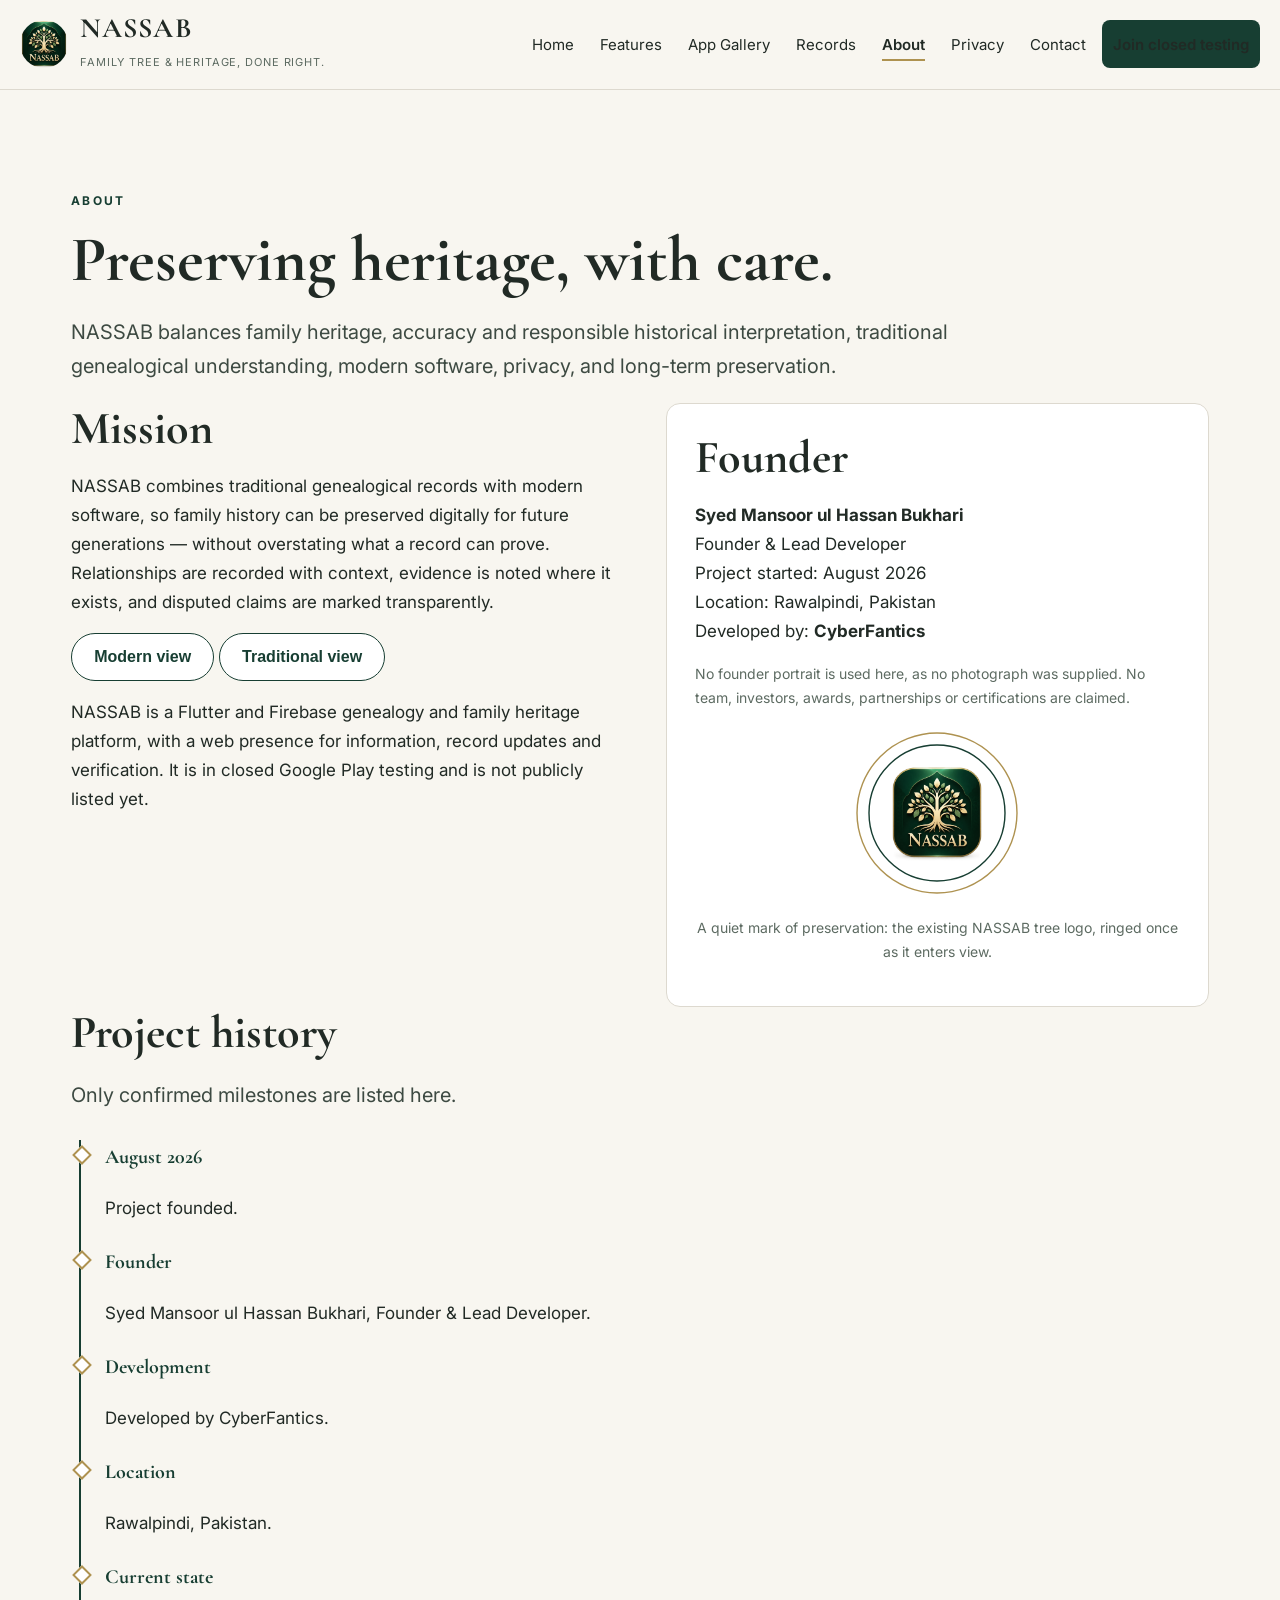
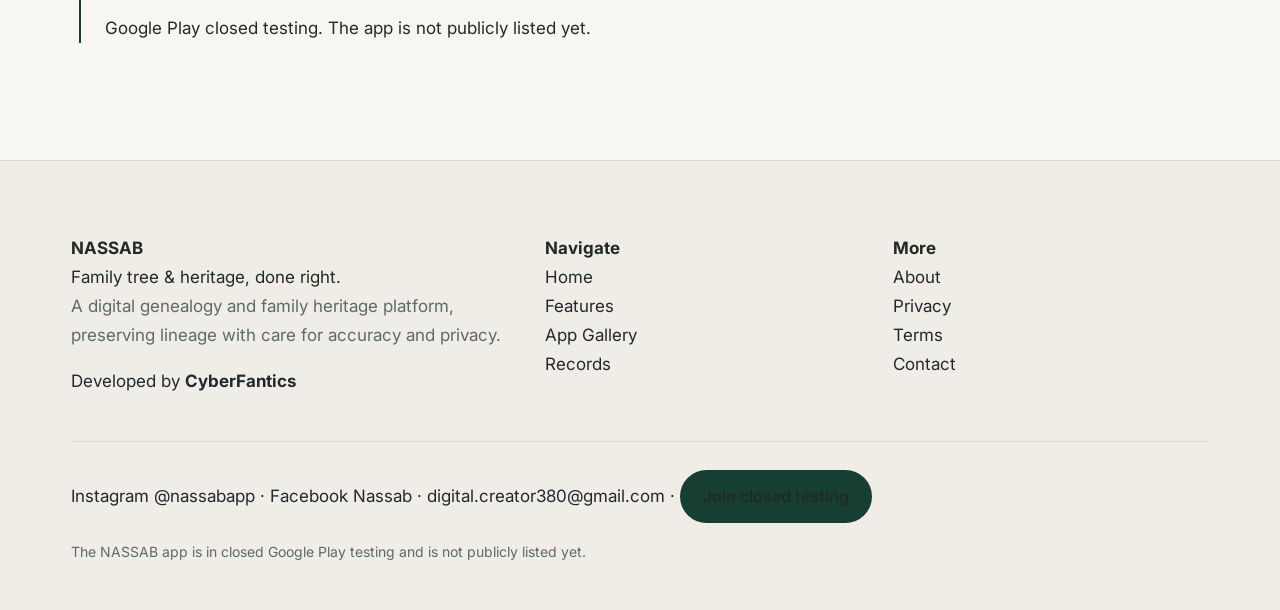
<file: about.html>
<!DOCTYPE html>
<html lang="en"><head><meta charset="utf-8"><meta name="viewport" content="width=device-width,initial-scale=1">
<title>About | NASSAB</title><meta name="description" content="Preserving heritage, with care: NASSAB's mission, founder, and traditional perspective.">
<meta property="og:title" content="About | NASSAB"><meta property="og:description" content="Preserving heritage, with care: NASSAB's mission, founder, and traditional perspective."><meta property="og:type" content="website">
<link rel="canonical" href="https://nassab-nine.vercel.app/about.html">
<link rel="icon" href="logo.png">
<link rel="preconnect" href="https://fonts.googleapis.com"><link rel="preconnect" href="https://fonts.gstatic.com" crossorigin>
<link href="https://fonts.googleapis.com/css2?family=Cormorant+Garamond:wght@600;700&family=Inter:wght@400;500;600;700&display=swap" rel="stylesheet">
<link rel="stylesheet" href="styles.css"></head>
<body><a class="skip" href="#main">Skip to main content</a>
<svg width="0" height="0" style="position:absolute" aria-hidden="true"><defs><clipPath id="nassab-octa" clipPathUnits="objectBoundingBox"><path d="M0.29,0 L0.71,0 Q0.76,0 0.79,0.03 L0.97,0.21 Q1,0.24 1,0.29 L1,0.71 Q1,0.76 0.97,0.79 L0.79,0.97 Q0.76,1 0.71,1 L0.29,1 Q0.24,1 0.21,0.97 L0.03,0.79 Q0,0.76 0,0.71 L0,0.29 Q0,0.24 0.03,0.21 L0.21,0.03 Q0.24,0 0.29,0 Z"/></clipPath></defs></svg>
<header class="site-header"><div class="wrap header-inner">
<a class="brand" href="index.html"><img src="logo.png" alt="NASSAB logo" width="48" height="48"><span><span class="brand-name">NASSAB</span><br><span class="brand-tag">Family tree &amp; heritage, done right.</span></span></a>
<nav class="main-nav" aria-label="Main navigation"><a href="index.html">Home</a><a href="features.html">Features</a><a href="gallery.html">App Gallery</a><a href="records.html">Records</a><a href="about.html" aria-current="page">About</a><a href="privacy.html">Privacy</a><a href="contact.html">Contact</a><a class="btn btn-primary" href="https://play.google.com/apps/testing/com.cyberfantics.nassab" target="_blank" rel="noopener noreferrer">Join closed testing</a></nav>
<button class="menu-btn" id="menu-btn" aria-expanded="false" aria-controls="mobile-menu" onclick="toggleMobileMenu()">☰ Menu</button>
</div><nav class="wrap mobile-nav" id="mobile-menu" aria-label="Mobile navigation"><a href="index.html">Home</a><a href="features.html">Features</a><a href="gallery.html">App Gallery</a><a href="records.html">Records</a><a href="about.html">About</a><a href="privacy.html">Privacy</a><a href="contact.html">Contact</a><a href="https://play.google.com/apps/testing/com.cyberfantics.nassab" target="_blank" rel="noopener noreferrer">Join closed testing</a></nav></header>
<main id="main"><section class="section"><div class="wrap"><p class="eyebrow">About</p><h1>Preserving heritage, with care.</h1><p class="lede">NASSAB balances family heritage, accuracy and responsible historical interpretation, traditional genealogical understanding, modern software, privacy, and long-term preservation.</p>
<div class="grid2"><div><h2>Mission</h2><p>NASSAB combines traditional genealogical records with modern software, so family history can be preserved digitally for future generations — without overstating what a record can prove. Relationships are recorded with context, evidence is noted where it exists, and disputed claims are marked transparently.</p>
<p><button class="btn btn-secondary active" id="toggle-modern" aria-pressed="true" onclick="switchAboutStyle('modern')">Modern view</button> <button class="btn btn-secondary" id="toggle-traditional" aria-pressed="false" onclick="switchAboutStyle('traditional')">Traditional view</button></p>
<div id="about-content-modern"><p>NASSAB is a Flutter and Firebase genealogy and family heritage platform, with a web presence for information, record updates and verification. It is in closed Google Play testing and is not publicly listed yet.</p></div>
<div id="about-content-traditional" class="hidden"><p>The traditional perspective is simple: a family record is a trust. Names, relationships, and the stories behind them are passed down carefully, checked against what is known, and kept for the next generation — not reshaped to look simpler than they were. NASSAB follows that approach: record what is known, mark what is disputed, and preserve the lineage as it was received.</p></div>
</div><div class="panel"><h2>Founder</h2><p><strong>Syed Mansoor ul Hassan Bukhari</strong><br>Founder &amp; Lead Developer<br>Project started: August 2026<br>Location: Rawalpindi, Pakistan<br>Developed by: <strong>CyberFantics</strong></p><p class="small muted">No founder portrait is used here, as no photograph was supplied. No team, investors, awards, partnerships or certifications are claimed.</p><div class="heritage-seal" aria-label="NASSAB heritage seal"><svg viewBox="0 0 170 170" aria-hidden="true"><circle class="seal-ring" cx="85" cy="85" r="80"/><circle class="seal-ring r2" cx="85" cy="85" r="68"/></svg><img src="logo.png" alt="NASSAB logo" width="96" height="96"></div><p class="small muted" style="text-align:center">A quiet mark of preservation: the existing NASSAB tree logo, ringed once as it enters view.</p></div></div></div><div class="wrap"><h2>Project history</h2><p class="lede">Only confirmed milestones are listed here.</p><div class="about-timeline"><div class="tl-line" aria-hidden="true"></div>
<div class="tl-item"><p class="tl-date">August 2026</p><p>Project founded.</p></div>
<div class="tl-item"><p class="tl-date">Founder</p><p>Syed Mansoor ul Hassan Bukhari, Founder &amp; Lead Developer.</p></div>
<div class="tl-item"><p class="tl-date">Development</p><p>Developed by CyberFantics.</p></div>
<div class="tl-item"><p class="tl-date">Location</p><p>Rawalpindi, Pakistan.</p></div>
<div class="tl-item"><p class="tl-date">Current state</p><p>Google Play closed testing. The app is not publicly listed yet.</p></div>
</div></div></section></main>
<footer class="site-footer"><div class="wrap"><div class="footer-grid">
<div><p><strong>NASSAB</strong><br>Family tree &amp; heritage, done right.<br><span class="muted">A digital genealogy and family heritage platform, preserving lineage with care for accuracy and privacy.</span></p><p>Developed by <strong>CyberFantics</strong></p></div>
<div><p><strong>Navigate</strong><br><a href="index.html">Home</a><br><a href="features.html">Features</a><br><a href="gallery.html">App Gallery</a><br><a href="records.html">Records</a></p></div>
<div><p><strong>More</strong><br><a href="about.html">About</a><br><a href="privacy.html">Privacy</a><br><a href="terms.html">Terms</a><br><a href="contact.html">Contact</a></p></div>
</div><div class="divider"></div>
<p><a href="https://www.instagram.com/nassabapp/" target="_blank" rel="noopener noreferrer">Instagram @nassabapp</a> · <a href="https://facebook.com/NassabApp" target="_blank" rel="noopener noreferrer">Facebook Nassab</a> · <a href="mailto:digital.creator380@gmail.com">digital.creator380@gmail.com</a> · <a class="btn btn-primary" href="https://play.google.com/apps/testing/com.cyberfantics.nassab" target="_blank" rel="noopener noreferrer">Join closed testing</a></p>
<p class="small muted">The NASSAB app is in closed Google Play testing and is not publicly listed yet.</p>
</div></footer>
<div class="toast" id="toast"><span id="toast-msg"></span></div>
<button id="back-to-top" onclick="backToTop()" aria-label="Back to top" title="Back to top">↑</button>
<script src="script.js"></script></body></html>
</file>
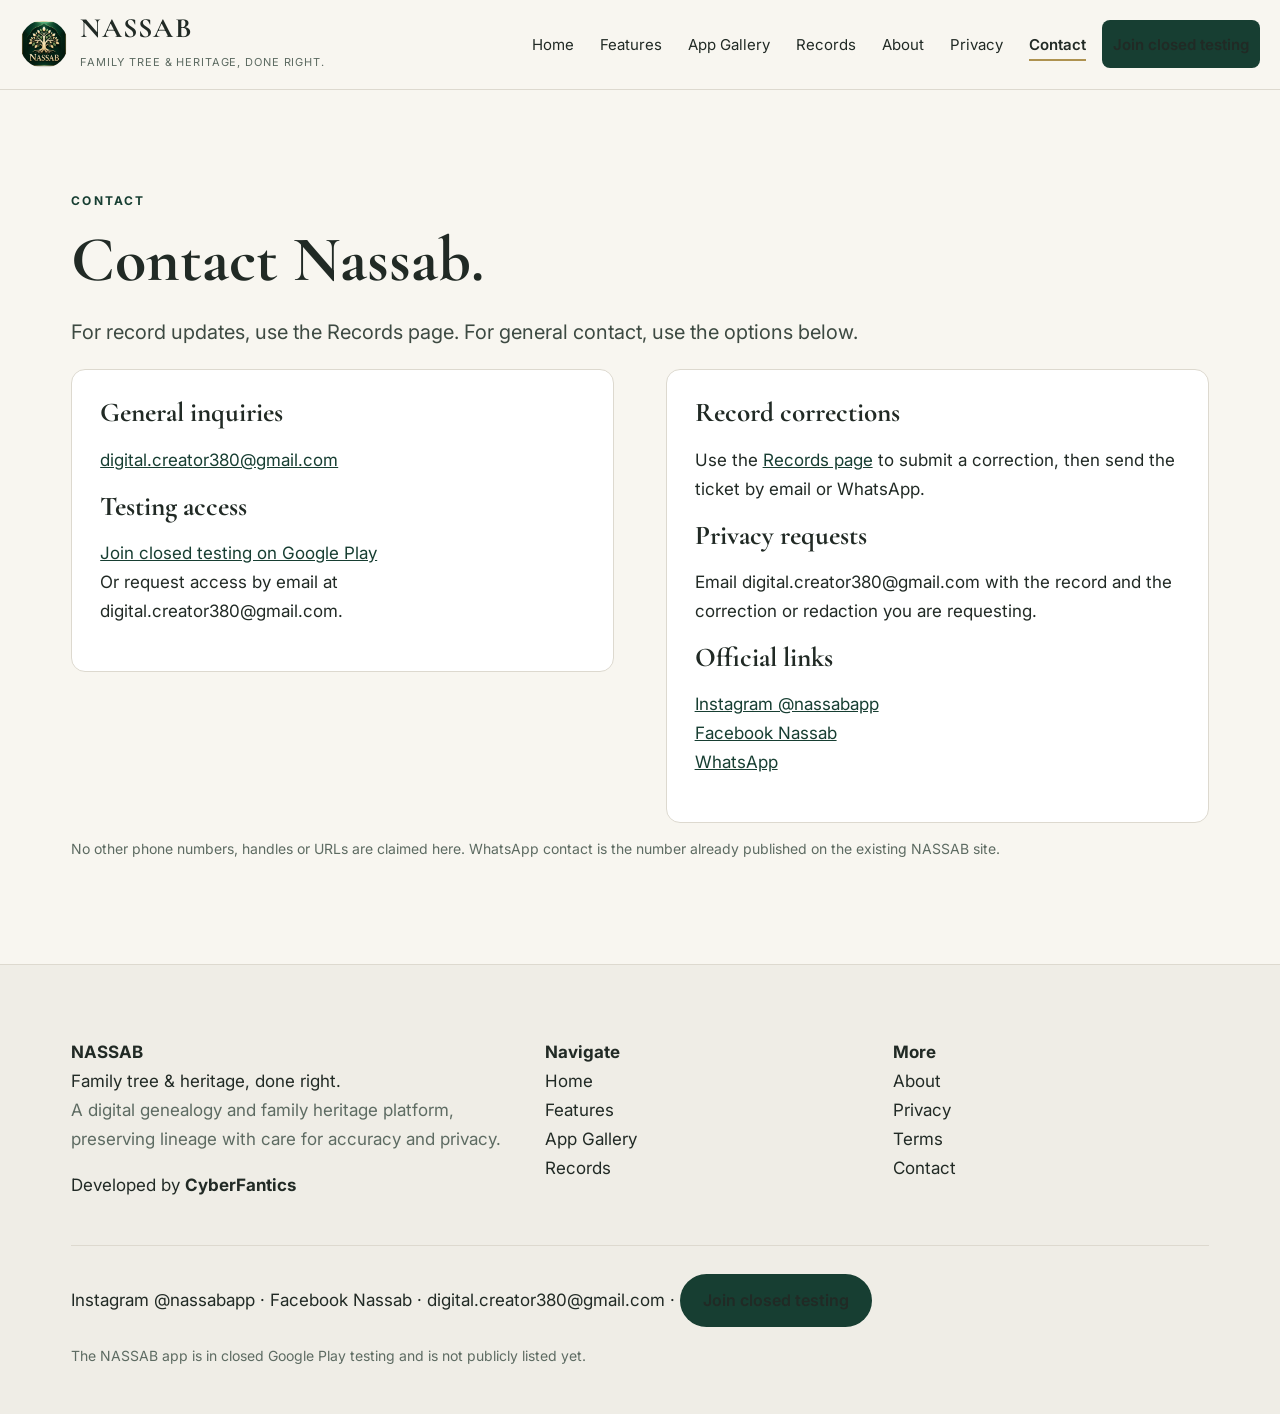
<file: contact.html>
<!DOCTYPE html>
<html lang="en"><head><meta charset="utf-8"><meta name="viewport" content="width=device-width,initial-scale=1">
<title>Contact | NASSAB</title><meta name="description" content="Contact NASSAB: general inquiries, record corrections, testing access and privacy requests.">
<meta property="og:title" content="Contact | NASSAB"><meta property="og:description" content="Contact NASSAB: general inquiries, record corrections, testing access and privacy requests."><meta property="og:type" content="website">
<link rel="canonical" href="https://nassab-nine.vercel.app/contact.html">
<link rel="icon" href="logo.png">
<link rel="preconnect" href="https://fonts.googleapis.com"><link rel="preconnect" href="https://fonts.gstatic.com" crossorigin>
<link href="https://fonts.googleapis.com/css2?family=Cormorant+Garamond:wght@600;700&family=Inter:wght@400;500;600;700&display=swap" rel="stylesheet">
<link rel="stylesheet" href="styles.css"></head>
<body><a class="skip" href="#main">Skip to main content</a>
<svg width="0" height="0" style="position:absolute" aria-hidden="true"><defs><clipPath id="nassab-octa" clipPathUnits="objectBoundingBox"><path d="M0.29,0 L0.71,0 Q0.76,0 0.79,0.03 L0.97,0.21 Q1,0.24 1,0.29 L1,0.71 Q1,0.76 0.97,0.79 L0.79,0.97 Q0.76,1 0.71,1 L0.29,1 Q0.24,1 0.21,0.97 L0.03,0.79 Q0,0.76 0,0.71 L0,0.29 Q0,0.24 0.03,0.21 L0.21,0.03 Q0.24,0 0.29,0 Z"/></clipPath></defs></svg>
<header class="site-header"><div class="wrap header-inner">
<a class="brand" href="index.html"><img src="logo.png" alt="NASSAB logo" width="48" height="48"><span><span class="brand-name">NASSAB</span><br><span class="brand-tag">Family tree &amp; heritage, done right.</span></span></a>
<nav class="main-nav" aria-label="Main navigation"><a href="index.html">Home</a><a href="features.html">Features</a><a href="gallery.html">App Gallery</a><a href="records.html">Records</a><a href="about.html">About</a><a href="privacy.html">Privacy</a><a href="contact.html" aria-current="page">Contact</a><a class="btn btn-primary" href="https://play.google.com/apps/testing/com.cyberfantics.nassab" target="_blank" rel="noopener noreferrer">Join closed testing</a></nav>
<button class="menu-btn" id="menu-btn" aria-expanded="false" aria-controls="mobile-menu" onclick="toggleMobileMenu()">☰ Menu</button>
</div><nav class="wrap mobile-nav" id="mobile-menu" aria-label="Mobile navigation"><a href="index.html">Home</a><a href="features.html">Features</a><a href="gallery.html">App Gallery</a><a href="records.html">Records</a><a href="about.html">About</a><a href="privacy.html">Privacy</a><a href="contact.html">Contact</a><a href="https://play.google.com/apps/testing/com.cyberfantics.nassab" target="_blank" rel="noopener noreferrer">Join closed testing</a></nav></header>
<main id="main"><section class="section"><div class="wrap"><p class="eyebrow">Contact</p><h1>Contact Nassab.</h1><p class="lede">For record updates, use the Records page. For general contact, use the options below.</p>
<div class="grid2"><div class="panel"><h3>General inquiries</h3><p><a href="mailto:digital.creator380@gmail.com">digital.creator380@gmail.com</a></p><h3>Testing access</h3><p><a href="https://play.google.com/apps/testing/com.cyberfantics.nassab" target="_blank" rel="noopener noreferrer">Join closed testing on Google Play</a><br>Or request access by email at digital.creator380@gmail.com.</p></div>
<div class="panel"><h3>Record corrections</h3><p>Use the <a href="records.html">Records page</a> to submit a correction, then send the ticket by email or WhatsApp.</p><h3>Privacy requests</h3><p>Email digital.creator380@gmail.com with the record and the correction or redaction you are requesting.</p><h3>Official links</h3><p><a href="https://www.instagram.com/nassabapp/" target="_blank" rel="noopener noreferrer">Instagram @nassabapp</a><br><a href="https://facebook.com/NassabApp" target="_blank" rel="noopener noreferrer">Facebook Nassab</a><br><a href="https://wa.me/923408100868" target="_blank" rel="noopener noreferrer">WhatsApp</a></p></div></div>
<p class="small muted">No other phone numbers, handles or URLs are claimed here. WhatsApp contact is the number already published on the existing NASSAB site.</p></div></section></main>
<footer class="site-footer"><div class="wrap"><div class="footer-grid">
<div><p><strong>NASSAB</strong><br>Family tree &amp; heritage, done right.<br><span class="muted">A digital genealogy and family heritage platform, preserving lineage with care for accuracy and privacy.</span></p><p>Developed by <strong>CyberFantics</strong></p></div>
<div><p><strong>Navigate</strong><br><a href="index.html">Home</a><br><a href="features.html">Features</a><br><a href="gallery.html">App Gallery</a><br><a href="records.html">Records</a></p></div>
<div><p><strong>More</strong><br><a href="about.html">About</a><br><a href="privacy.html">Privacy</a><br><a href="terms.html">Terms</a><br><a href="contact.html">Contact</a></p></div>
</div><div class="divider"></div>
<p><a href="https://www.instagram.com/nassabapp/" target="_blank" rel="noopener noreferrer">Instagram @nassabapp</a> · <a href="https://facebook.com/NassabApp" target="_blank" rel="noopener noreferrer">Facebook Nassab</a> · <a href="mailto:digital.creator380@gmail.com">digital.creator380@gmail.com</a> · <a class="btn btn-primary" href="https://play.google.com/apps/testing/com.cyberfantics.nassab" target="_blank" rel="noopener noreferrer">Join closed testing</a></p>
<p class="small muted">The NASSAB app is in closed Google Play testing and is not publicly listed yet.</p>
</div></footer>
<div class="toast" id="toast"><span id="toast-msg"></span></div>
<button id="back-to-top" onclick="backToTop()" aria-label="Back to top" title="Back to top">↑</button>
<script src="script.js"></script></body></html>
</file>
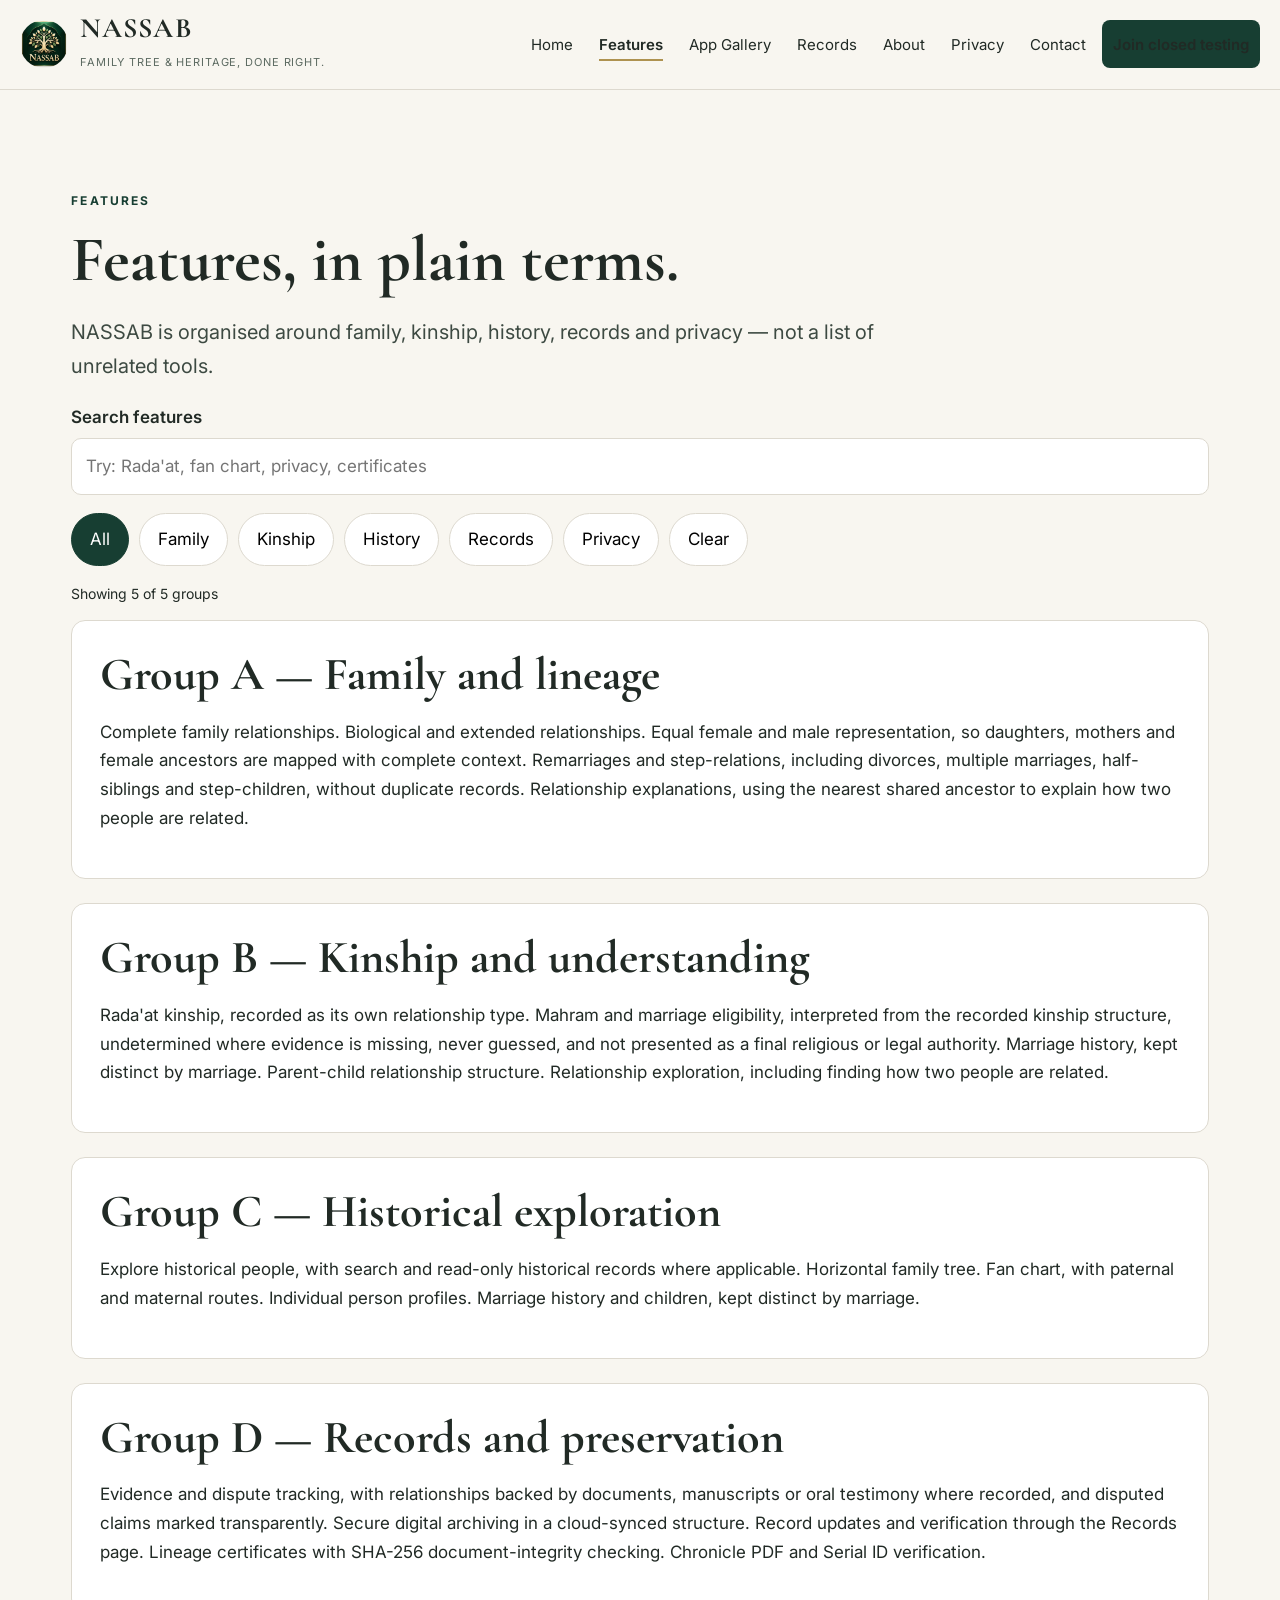
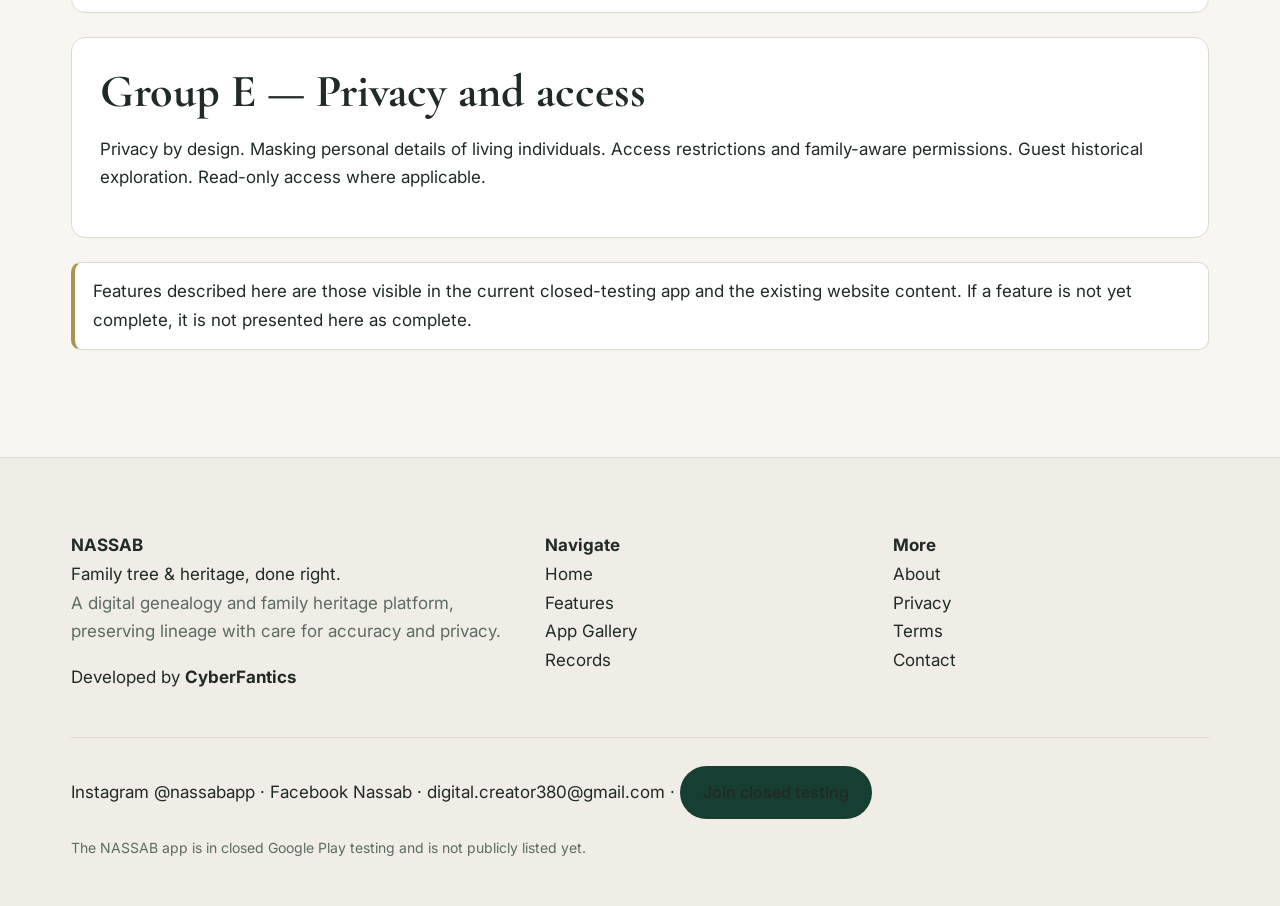
<file: features.html>
<!DOCTYPE html>
<html lang="en"><head><meta charset="utf-8"><meta name="viewport" content="width=device-width,initial-scale=1">
<title>Features | NASSAB</title><meta name="description" content="NASSAB features grouped by family and lineage, kinship, historical exploration, records and preservation, and privacy.">
<meta property="og:title" content="Features | NASSAB"><meta property="og:description" content="NASSAB features grouped by family and lineage, kinship, historical exploration, records and preservation, and privacy."><meta property="og:type" content="website">
<link rel="canonical" href="https://nassab-nine.vercel.app/features.html">
<link rel="icon" href="logo.png">
<link rel="preconnect" href="https://fonts.googleapis.com"><link rel="preconnect" href="https://fonts.gstatic.com" crossorigin>
<link href="https://fonts.googleapis.com/css2?family=Cormorant+Garamond:wght@600;700&family=Inter:wght@400;500;600;700&display=swap" rel="stylesheet">
<link rel="stylesheet" href="styles.css"></head>
<body><a class="skip" href="#main">Skip to main content</a>
<svg width="0" height="0" style="position:absolute" aria-hidden="true"><defs><clipPath id="nassab-octa" clipPathUnits="objectBoundingBox"><path d="M0.29,0 L0.71,0 Q0.76,0 0.79,0.03 L0.97,0.21 Q1,0.24 1,0.29 L1,0.71 Q1,0.76 0.97,0.79 L0.79,0.97 Q0.76,1 0.71,1 L0.29,1 Q0.24,1 0.21,0.97 L0.03,0.79 Q0,0.76 0,0.71 L0,0.29 Q0,0.24 0.03,0.21 L0.21,0.03 Q0.24,0 0.29,0 Z"/></clipPath></defs></svg>
<header class="site-header"><div class="wrap header-inner">
<a class="brand" href="index.html"><img src="logo.png" alt="NASSAB logo" width="48" height="48"><span><span class="brand-name">NASSAB</span><br><span class="brand-tag">Family tree &amp; heritage, done right.</span></span></a>
<nav class="main-nav" aria-label="Main navigation"><a href="index.html">Home</a><a href="features.html" aria-current="page">Features</a><a href="gallery.html">App Gallery</a><a href="records.html">Records</a><a href="about.html">About</a><a href="privacy.html">Privacy</a><a href="contact.html">Contact</a><a class="btn btn-primary" href="https://play.google.com/apps/testing/com.cyberfantics.nassab" target="_blank" rel="noopener noreferrer">Join closed testing</a></nav>
<button class="menu-btn" id="menu-btn" aria-expanded="false" aria-controls="mobile-menu" onclick="toggleMobileMenu()">☰ Menu</button>
</div><nav class="wrap mobile-nav" id="mobile-menu" aria-label="Mobile navigation"><a href="index.html">Home</a><a href="features.html">Features</a><a href="gallery.html">App Gallery</a><a href="records.html">Records</a><a href="about.html">About</a><a href="privacy.html">Privacy</a><a href="contact.html">Contact</a><a href="https://play.google.com/apps/testing/com.cyberfantics.nassab" target="_blank" rel="noopener noreferrer">Join closed testing</a></nav></header>
<main id="main"><section class="section"><div class="wrap"><p class="eyebrow">Features</p><h1>Features, in plain terms.</h1><p class="lede">NASSAB is organised around family, kinship, history, records and privacy — not a list of unrelated tools.</p>
<div class="field"><label for="feature-search">Search features</label><input id="feature-search" type="search" placeholder="Try: Rada'at, fan chart, privacy, certificates" oninput="applyFeatureFilter()"></div>
<div class="feature-filters" role="group" aria-label="Filter feature groups">
<button data-group="all" class="active" aria-pressed="true" onclick="setFeatureGroup('all',this)">All</button>
<button data-group="family" aria-pressed="false" onclick="setFeatureGroup('family',this)">Family</button>
<button data-group="kinship" aria-pressed="false" onclick="setFeatureGroup('kinship',this)">Kinship</button>
<button data-group="history" aria-pressed="false" onclick="setFeatureGroup('history',this)">History</button>
<button data-group="records" aria-pressed="false" onclick="setFeatureGroup('records',this)">Records</button>
<button data-group="privacy" aria-pressed="false" onclick="setFeatureGroup('privacy',this)">Privacy</button>
<button onclick="clearFeatureFilter()">Clear</button>
</div><p class="small" id="feature-count">Showing 5 of 5 groups</p><p class="note" id="feature-no-results" style="display:none">No matching feature. Try a different word, or <button class="btn btn-text" onclick="clearFeatureFilter()">clear the search</button>.</p><div class="panel feature-group" id="group-family" data-group="family" style="margin-bottom:24px"><h2>Group A — Family and lineage</h2><p>Complete family relationships. Biological and extended relationships. Equal female and male representation, so daughters, mothers and female ancestors are mapped with complete context. Remarriages and step-relations, including divorces, multiple marriages, half-siblings and step-children, without duplicate records. Relationship explanations, using the nearest shared ancestor to explain how two people are related.</p></div><div class="panel feature-group" id="group-kinship" data-group="kinship" style="margin-bottom:24px"><h2>Group B — Kinship and understanding</h2><p>Rada'at kinship, recorded as its own relationship type. Mahram and marriage eligibility, interpreted from the recorded kinship structure, undetermined where evidence is missing, never guessed, and not presented as a final religious or legal authority. Marriage history, kept distinct by marriage. Parent-child relationship structure. Relationship exploration, including finding how two people are related.</p></div><div class="panel feature-group" id="group-history" data-group="history" style="margin-bottom:24px"><h2>Group C — Historical exploration</h2><p>Explore historical people, with search and read-only historical records where applicable. Horizontal family tree. Fan chart, with paternal and maternal routes. Individual person profiles. Marriage history and children, kept distinct by marriage.</p></div><div class="panel feature-group" id="group-records" data-group="records" style="margin-bottom:24px"><h2>Group D — Records and preservation</h2><p>Evidence and dispute tracking, with relationships backed by documents, manuscripts or oral testimony where recorded, and disputed claims marked transparently. Secure digital archiving in a cloud-synced structure. Record updates and verification through the Records page. Lineage certificates with SHA-256 document-integrity checking. Chronicle PDF and Serial ID verification.</p></div><div class="panel feature-group" id="group-privacy" data-group="privacy" style="margin-bottom:24px"><h2>Group E — Privacy and access</h2><p>Privacy by design. Masking personal details of living individuals. Access restrictions and family-aware permissions. Guest historical exploration. Read-only access where applicable.</p></div><p class="note">Features described here are those visible in the current closed-testing app and the existing website content. If a feature is not yet complete, it is not presented here as complete.</p></div></section></main>
<footer class="site-footer"><div class="wrap"><div class="footer-grid">
<div><p><strong>NASSAB</strong><br>Family tree &amp; heritage, done right.<br><span class="muted">A digital genealogy and family heritage platform, preserving lineage with care for accuracy and privacy.</span></p><p>Developed by <strong>CyberFantics</strong></p></div>
<div><p><strong>Navigate</strong><br><a href="index.html">Home</a><br><a href="features.html">Features</a><br><a href="gallery.html">App Gallery</a><br><a href="records.html">Records</a></p></div>
<div><p><strong>More</strong><br><a href="about.html">About</a><br><a href="privacy.html">Privacy</a><br><a href="terms.html">Terms</a><br><a href="contact.html">Contact</a></p></div>
</div><div class="divider"></div>
<p><a href="https://www.instagram.com/nassabapp/" target="_blank" rel="noopener noreferrer">Instagram @nassabapp</a> · <a href="https://facebook.com/NassabApp" target="_blank" rel="noopener noreferrer">Facebook Nassab</a> · <a href="mailto:digital.creator380@gmail.com">digital.creator380@gmail.com</a> · <a class="btn btn-primary" href="https://play.google.com/apps/testing/com.cyberfantics.nassab" target="_blank" rel="noopener noreferrer">Join closed testing</a></p>
<p class="small muted">The NASSAB app is in closed Google Play testing and is not publicly listed yet.</p>
</div></footer>
<div class="toast" id="toast"><span id="toast-msg"></span></div>
<button id="back-to-top" onclick="backToTop()" aria-label="Back to top" title="Back to top">↑</button>
<script src="script.js"></script></body></html>
</file>
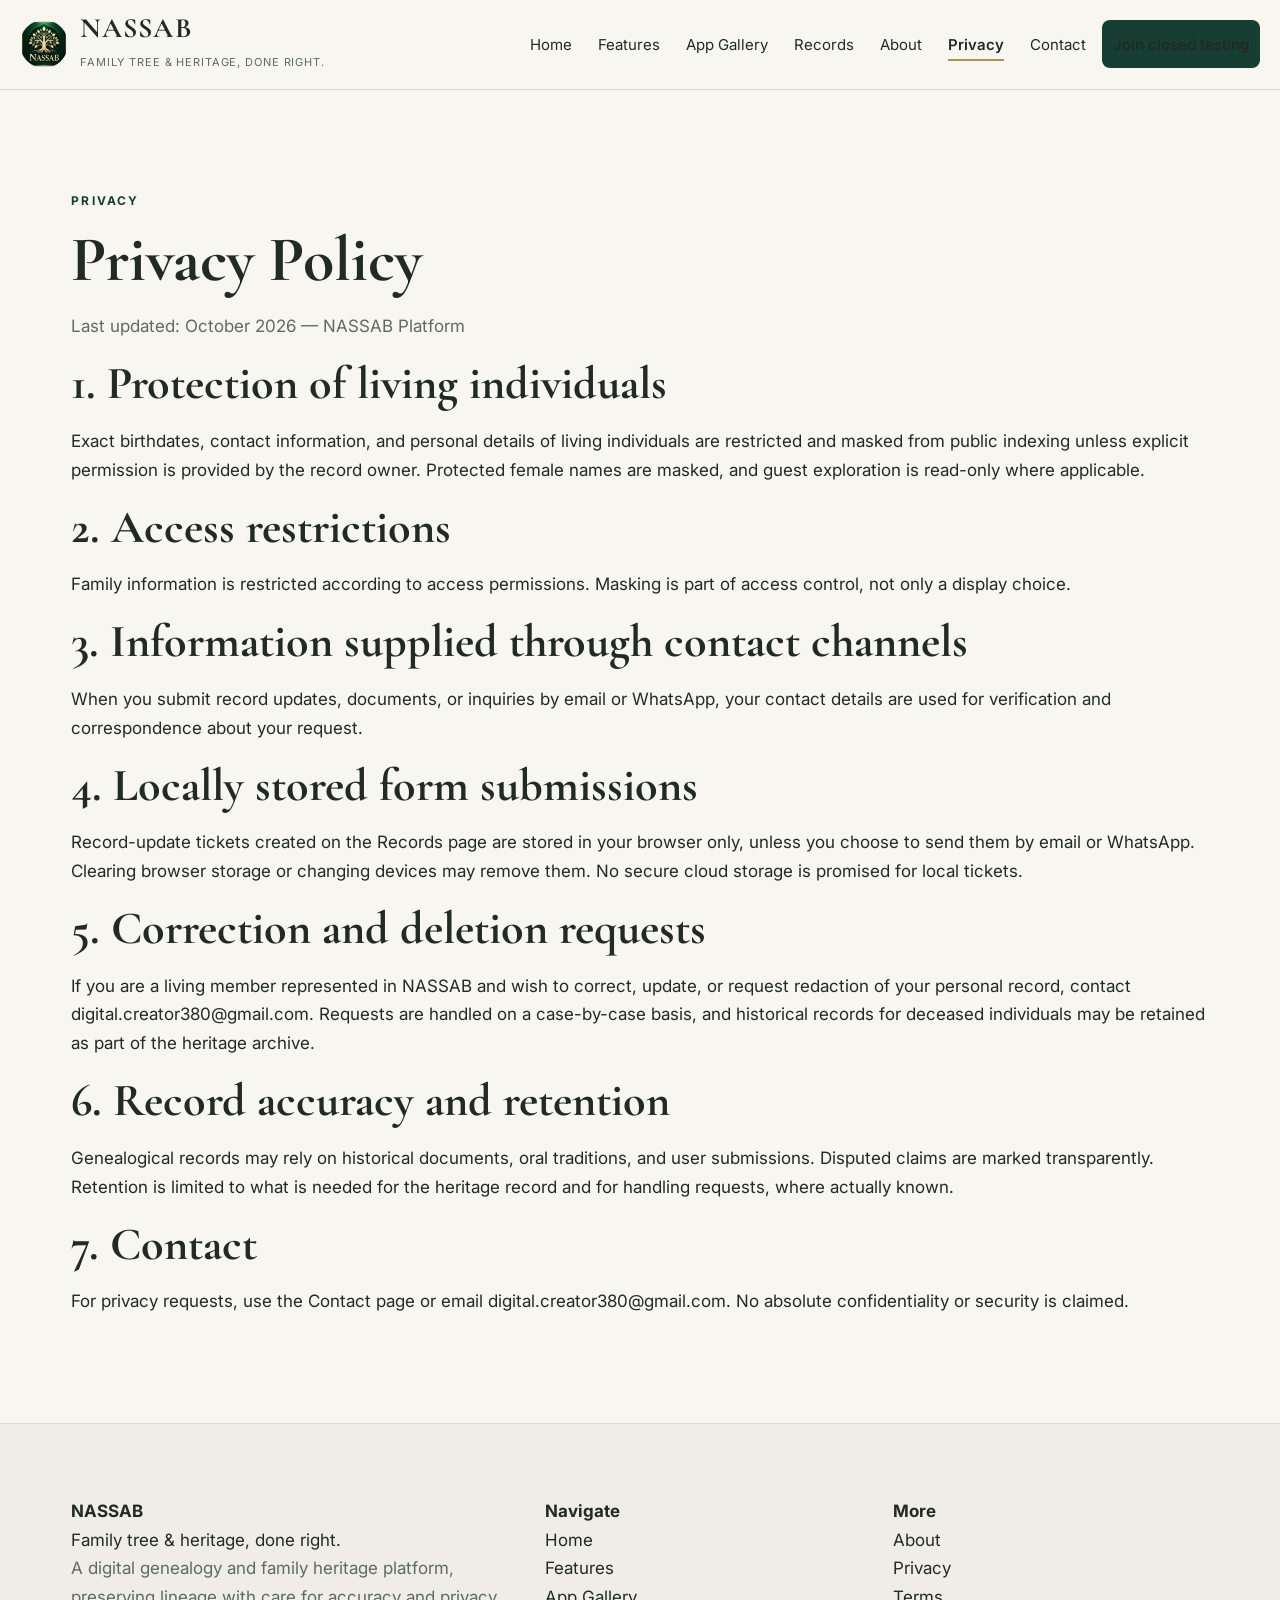
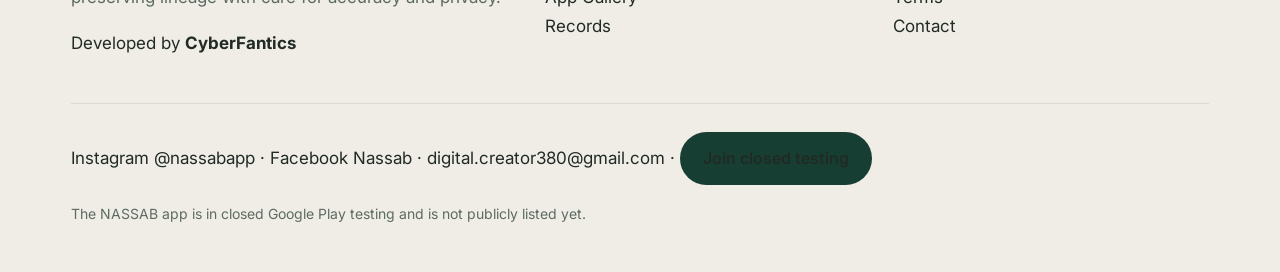
<file: privacy.html>
<!DOCTYPE html>
<html lang="en"><head><meta charset="utf-8"><meta name="viewport" content="width=device-width,initial-scale=1">
<title>Privacy Policy | NASSAB</title><meta name="description" content="NASSAB Privacy Policy, October 2026: how living individuals' information, access, masking, local tickets and correction requests are handled.">
<meta property="og:title" content="Privacy Policy | NASSAB"><meta property="og:description" content="NASSAB Privacy Policy, October 2026: how living individuals' information, access, masking, local tickets and correction requests are handled."><meta property="og:type" content="website">
<link rel="canonical" href="https://nassab-nine.vercel.app/privacy.html">
<link rel="icon" href="logo.png">
<link rel="preconnect" href="https://fonts.googleapis.com"><link rel="preconnect" href="https://fonts.gstatic.com" crossorigin>
<link href="https://fonts.googleapis.com/css2?family=Cormorant+Garamond:wght@600;700&family=Inter:wght@400;500;600;700&display=swap" rel="stylesheet">
<link rel="stylesheet" href="styles.css"></head>
<body><a class="skip" href="#main">Skip to main content</a>
<svg width="0" height="0" style="position:absolute" aria-hidden="true"><defs><clipPath id="nassab-octa" clipPathUnits="objectBoundingBox"><path d="M0.29,0 L0.71,0 Q0.76,0 0.79,0.03 L0.97,0.21 Q1,0.24 1,0.29 L1,0.71 Q1,0.76 0.97,0.79 L0.79,0.97 Q0.76,1 0.71,1 L0.29,1 Q0.24,1 0.21,0.97 L0.03,0.79 Q0,0.76 0,0.71 L0,0.29 Q0,0.24 0.03,0.21 L0.21,0.03 Q0.24,0 0.29,0 Z"/></clipPath></defs></svg>
<header class="site-header"><div class="wrap header-inner">
<a class="brand" href="index.html"><img src="logo.png" alt="NASSAB logo" width="48" height="48"><span><span class="brand-name">NASSAB</span><br><span class="brand-tag">Family tree &amp; heritage, done right.</span></span></a>
<nav class="main-nav" aria-label="Main navigation"><a href="index.html">Home</a><a href="features.html">Features</a><a href="gallery.html">App Gallery</a><a href="records.html">Records</a><a href="about.html">About</a><a href="privacy.html" aria-current="page">Privacy</a><a href="contact.html">Contact</a><a class="btn btn-primary" href="https://play.google.com/apps/testing/com.cyberfantics.nassab" target="_blank" rel="noopener noreferrer">Join closed testing</a></nav>
<button class="menu-btn" id="menu-btn" aria-expanded="false" aria-controls="mobile-menu" onclick="toggleMobileMenu()">☰ Menu</button>
</div><nav class="wrap mobile-nav" id="mobile-menu" aria-label="Mobile navigation"><a href="index.html">Home</a><a href="features.html">Features</a><a href="gallery.html">App Gallery</a><a href="records.html">Records</a><a href="about.html">About</a><a href="privacy.html">Privacy</a><a href="contact.html">Contact</a><a href="https://play.google.com/apps/testing/com.cyberfantics.nassab" target="_blank" rel="noopener noreferrer">Join closed testing</a></nav></header>
<main id="main"><section class="section"><div class="wrap"><p class="eyebrow">Privacy</p><h1>Privacy Policy</h1><p class="muted">Last updated: October 2026 — NASSAB Platform</p>
<h2>1. Protection of living individuals</h2><p>Exact birthdates, contact information, and personal details of living individuals are restricted and masked from public indexing unless explicit permission is provided by the record owner. Protected female names are masked, and guest exploration is read-only where applicable.</p>
<h2>2. Access restrictions</h2><p>Family information is restricted according to access permissions. Masking is part of access control, not only a display choice.</p>
<h2>3. Information supplied through contact channels</h2><p>When you submit record updates, documents, or inquiries by email or WhatsApp, your contact details are used for verification and correspondence about your request.</p>
<h2>4. Locally stored form submissions</h2><p>Record-update tickets created on the Records page are stored in your browser only, unless you choose to send them by email or WhatsApp. Clearing browser storage or changing devices may remove them. No secure cloud storage is promised for local tickets.</p>
<h2>5. Correction and deletion requests</h2><p>If you are a living member represented in NASSAB and wish to correct, update, or request redaction of your personal record, contact digital.creator380@gmail.com. Requests are handled on a case-by-case basis, and historical records for deceased individuals may be retained as part of the heritage archive.</p>
<h2>6. Record accuracy and retention</h2><p>Genealogical records may rely on historical documents, oral traditions, and user submissions. Disputed claims are marked transparently. Retention is limited to what is needed for the heritage record and for handling requests, where actually known.</p>
<h2>7. Contact</h2><p>For privacy requests, use the Contact page or email digital.creator380@gmail.com. No absolute confidentiality or security is claimed.</p></div></section></main>
<footer class="site-footer"><div class="wrap"><div class="footer-grid">
<div><p><strong>NASSAB</strong><br>Family tree &amp; heritage, done right.<br><span class="muted">A digital genealogy and family heritage platform, preserving lineage with care for accuracy and privacy.</span></p><p>Developed by <strong>CyberFantics</strong></p></div>
<div><p><strong>Navigate</strong><br><a href="index.html">Home</a><br><a href="features.html">Features</a><br><a href="gallery.html">App Gallery</a><br><a href="records.html">Records</a></p></div>
<div><p><strong>More</strong><br><a href="about.html">About</a><br><a href="privacy.html">Privacy</a><br><a href="terms.html">Terms</a><br><a href="contact.html">Contact</a></p></div>
</div><div class="divider"></div>
<p><a href="https://www.instagram.com/nassabapp/" target="_blank" rel="noopener noreferrer">Instagram @nassabapp</a> · <a href="https://facebook.com/NassabApp" target="_blank" rel="noopener noreferrer">Facebook Nassab</a> · <a href="mailto:digital.creator380@gmail.com">digital.creator380@gmail.com</a> · <a class="btn btn-primary" href="https://play.google.com/apps/testing/com.cyberfantics.nassab" target="_blank" rel="noopener noreferrer">Join closed testing</a></p>
<p class="small muted">The NASSAB app is in closed Google Play testing and is not publicly listed yet.</p>
</div></footer>
<div class="toast" id="toast"><span id="toast-msg"></span></div>
<button id="back-to-top" onclick="backToTop()" aria-label="Back to top" title="Back to top">↑</button>
<script src="script.js"></script></body></html>
</file>
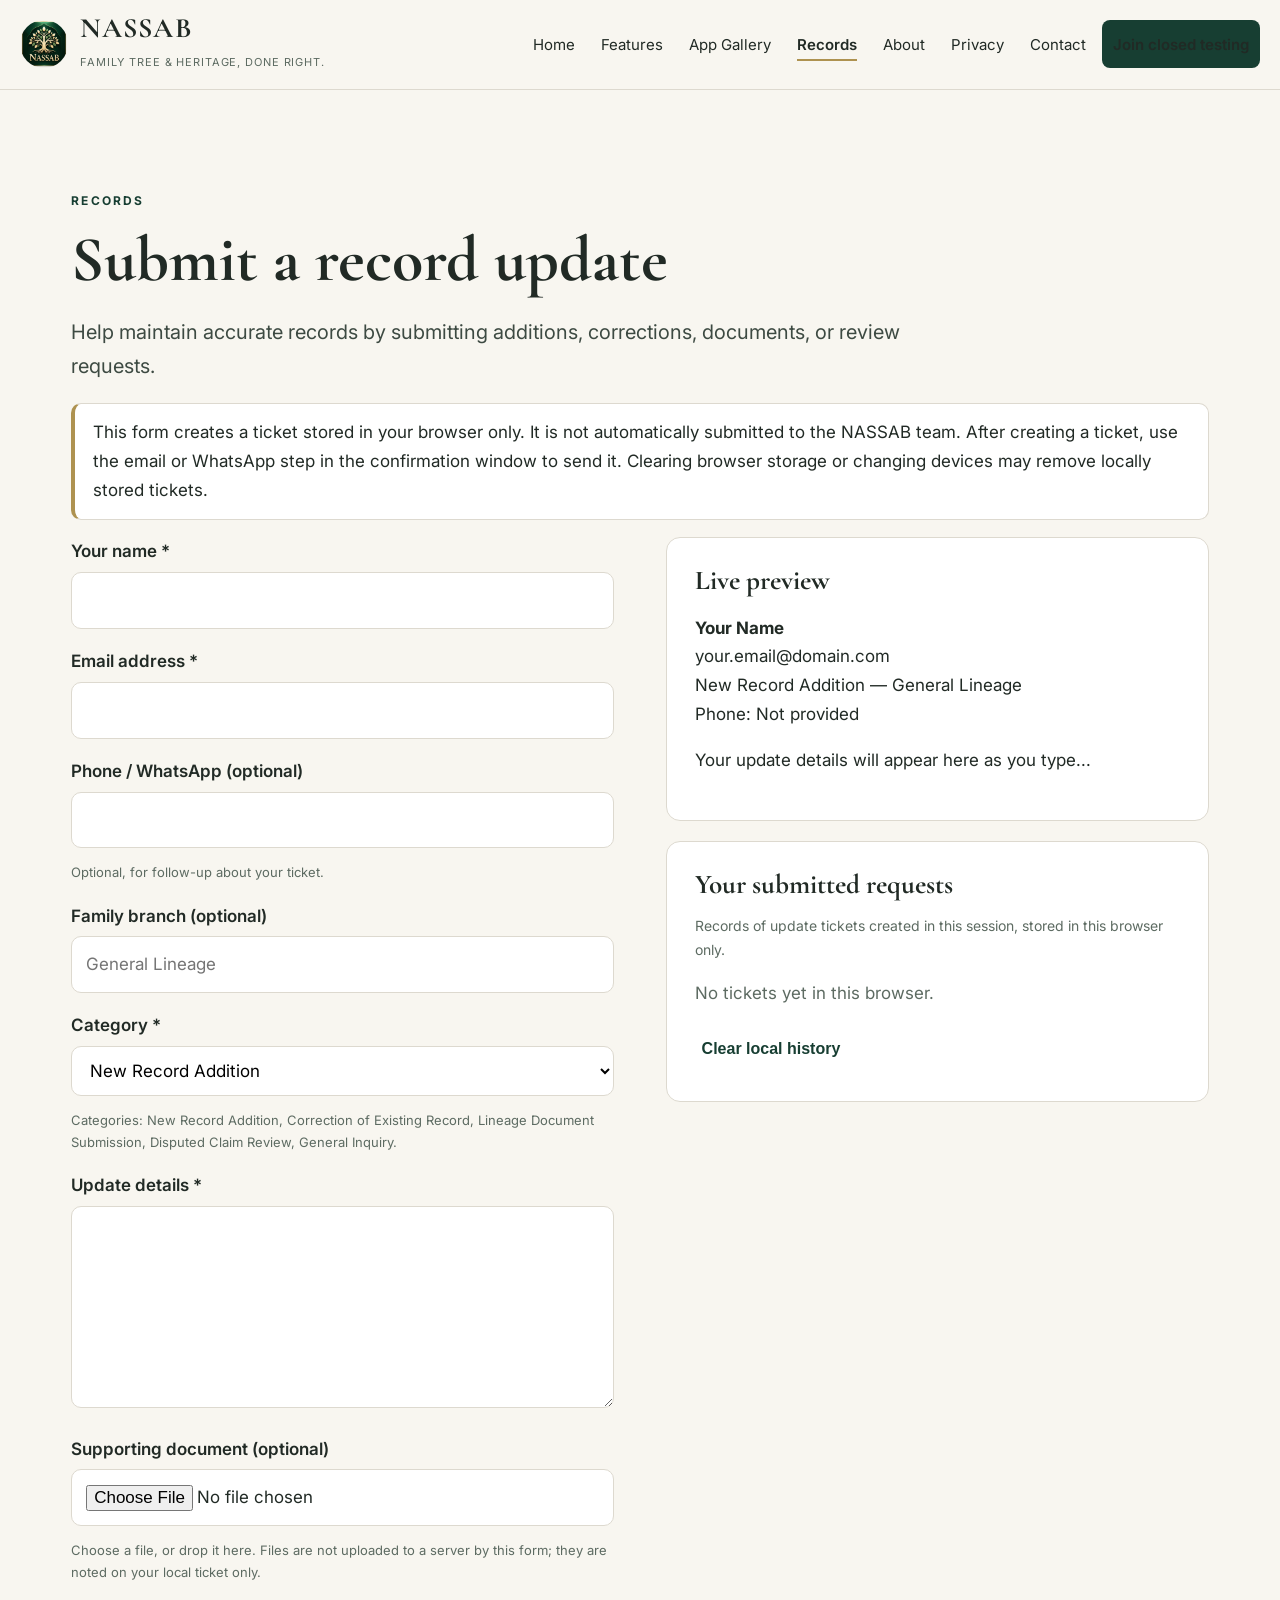
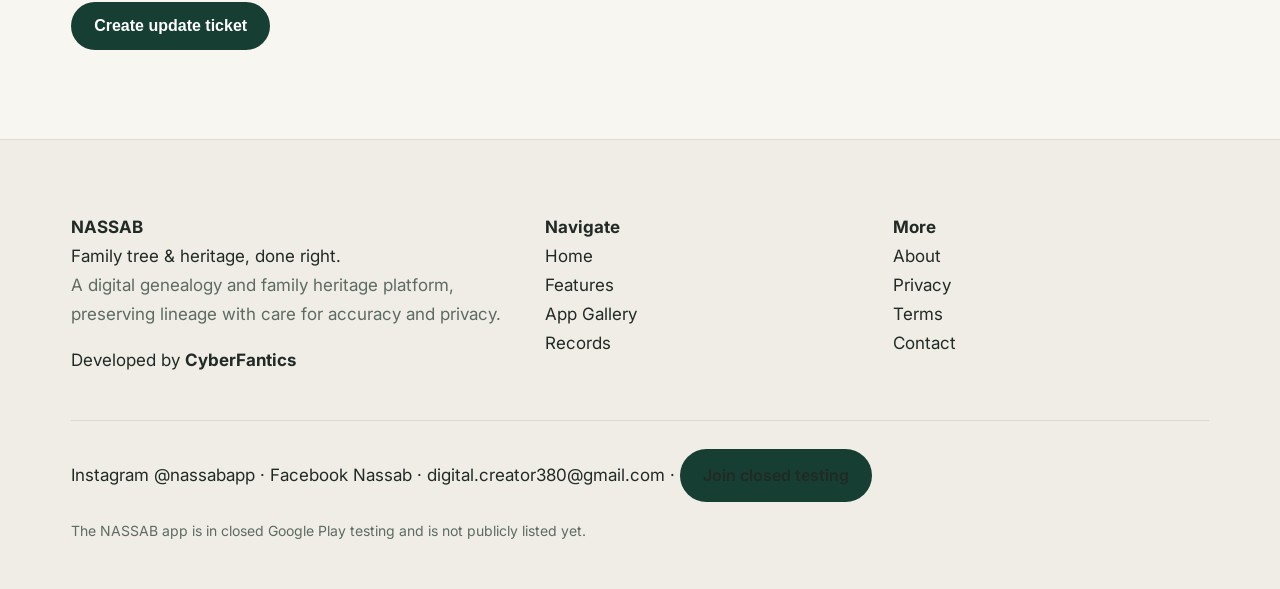
<file: records.html>
<!DOCTYPE html>
<html lang="en"><head><meta charset="utf-8"><meta name="viewport" content="width=device-width,initial-scale=1">
<title>Records | NASSAB</title><meta name="description" content="Submit a record update to NASSAB: additions, corrections, documents or review requests, stored locally in your browser.">
<meta property="og:title" content="Records | NASSAB"><meta property="og:description" content="Submit a record update to NASSAB: additions, corrections, documents or review requests, stored locally in your browser."><meta property="og:type" content="website">
<link rel="canonical" href="https://nassab-nine.vercel.app/records.html">
<link rel="icon" href="logo.png">
<link rel="preconnect" href="https://fonts.googleapis.com"><link rel="preconnect" href="https://fonts.gstatic.com" crossorigin>
<link href="https://fonts.googleapis.com/css2?family=Cormorant+Garamond:wght@600;700&family=Inter:wght@400;500;600;700&display=swap" rel="stylesheet">
<link rel="stylesheet" href="styles.css"></head>
<body><a class="skip" href="#main">Skip to main content</a>
<svg width="0" height="0" style="position:absolute" aria-hidden="true"><defs><clipPath id="nassab-octa" clipPathUnits="objectBoundingBox"><path d="M0.29,0 L0.71,0 Q0.76,0 0.79,0.03 L0.97,0.21 Q1,0.24 1,0.29 L1,0.71 Q1,0.76 0.97,0.79 L0.79,0.97 Q0.76,1 0.71,1 L0.29,1 Q0.24,1 0.21,0.97 L0.03,0.79 Q0,0.76 0,0.71 L0,0.29 Q0,0.24 0.03,0.21 L0.21,0.03 Q0.24,0 0.29,0 Z"/></clipPath></defs></svg>
<header class="site-header"><div class="wrap header-inner">
<a class="brand" href="index.html"><img src="logo.png" alt="NASSAB logo" width="48" height="48"><span><span class="brand-name">NASSAB</span><br><span class="brand-tag">Family tree &amp; heritage, done right.</span></span></a>
<nav class="main-nav" aria-label="Main navigation"><a href="index.html">Home</a><a href="features.html">Features</a><a href="gallery.html">App Gallery</a><a href="records.html" aria-current="page">Records</a><a href="about.html">About</a><a href="privacy.html">Privacy</a><a href="contact.html">Contact</a><a class="btn btn-primary" href="https://play.google.com/apps/testing/com.cyberfantics.nassab" target="_blank" rel="noopener noreferrer">Join closed testing</a></nav>
<button class="menu-btn" id="menu-btn" aria-expanded="false" aria-controls="mobile-menu" onclick="toggleMobileMenu()">☰ Menu</button>
</div><nav class="wrap mobile-nav" id="mobile-menu" aria-label="Mobile navigation"><a href="index.html">Home</a><a href="features.html">Features</a><a href="gallery.html">App Gallery</a><a href="records.html">Records</a><a href="about.html">About</a><a href="privacy.html">Privacy</a><a href="contact.html">Contact</a><a href="https://play.google.com/apps/testing/com.cyberfantics.nassab" target="_blank" rel="noopener noreferrer">Join closed testing</a></nav></header>
<main id="main"><section class="section"><div class="wrap"><p class="eyebrow">Records</p><h1>Submit a record update</h1><p class="lede">Help maintain accurate records by submitting additions, corrections, documents, or review requests.</p>
<p class="note">This form creates a ticket stored in your browser only. It is not automatically submitted to the NASSAB team. After creating a ticket, use the email or WhatsApp step in the confirmation window to send it. Clearing browser storage or changing devices may remove locally stored tickets.</p>
<div class="grid2"><div>
<form id="record-form" onsubmit="return handleFormSubmit(event)" novalidate>
<div class="field"><label for="form-name">Your name *</label><input id="form-name" required autocomplete="name"><p class="err">Please enter your name.</p></div>
<div class="field"><label for="form-email">Email address *</label><input id="form-email" type="email" required autocomplete="email"><p class="err">Please enter a valid email address.</p></div>
<div class="field"><label for="form-phone">Phone / WhatsApp (optional)</label><input id="form-phone" autocomplete="tel"><p class="hint">Optional, for follow-up about your ticket.</p></div>
<div class="field"><label for="form-branch">Family branch (optional)</label><input id="form-branch" placeholder="General Lineage"></div>
<div class="field"><label for="form-type">Category *</label><select id="form-type" required>
<option>New Record Addition</option><option>Correction of Existing Record</option><option>Lineage Document Submission</option><option>Disputed Claim Review</option><option>General Inquiry</option>
</select><p class="hint">Categories: New Record Addition, Correction of Existing Record, Lineage Document Submission, Disputed Claim Review, General Inquiry.</p></div>
<div class="field"><label for="form-details">Update details *</label><textarea id="form-details" rows="6" required></textarea><p class="err">Please enter update details.</p></div>
<div class="field"><label for="form-file">Supporting document (optional)</label><input id="form-file" type="file" onchange="handleFileSelect()"><p class="hint" id="file-label">Choose a file, or drop it here. Files are not uploaded to a server by this form; they are noted on your local ticket only.</p></div>
<button class="btn btn-primary" type="submit">Create update ticket</button>
</form></div><div>
<div class="panel"><h3>Live preview</h3><p><strong id="preview-name">Your Name</strong><br><span id="preview-email">your.email@domain.com</span><br><span id="preview-type">New Record Addition — General Lineage</span><br><span id="preview-phone">Phone: Not provided</span></p><p id="preview-details">Your update details will appear here as you type...</p></div>
<div class="panel" style="margin-top:20px"><h3>Your submitted requests</h3><p class="small muted">Records of update tickets created in this session, stored in this browser only.</p><div id="submissions-list"></div><button class="btn btn-text" onclick="clearSubmissionHistory()">Clear local history</button></div>
</div></div></div></section>
<div class="modal" id="submission-modal" role="dialog" aria-modal="true" aria-label="Ticket created"><div class="modal-box"><h2>Ticket created</h2><p>Ticket: <strong id="modal-ticket-id"></strong><br>Name: <span id="modal-name"></span><br>Type: <span id="modal-type"></span><br>Email: <span id="modal-email"></span><br>Created: <span id="modal-timestamp"></span></p><p class="small">This ticket is stored in your browser only. Send it now by email or WhatsApp to reach the NASSAB team.</p><p><button class="btn btn-primary" onclick="sendViaEmail()">Send by email</button> <button class="btn btn-secondary" onclick="sendViaWhatsApp()">Send by WhatsApp</button> <button class="btn btn-text" onclick="copyToClipboard()">Copy ticket</button> <button class="btn btn-text" onclick="closeModal()">Close</button></p></div></div></main>
<footer class="site-footer"><div class="wrap"><div class="footer-grid">
<div><p><strong>NASSAB</strong><br>Family tree &amp; heritage, done right.<br><span class="muted">A digital genealogy and family heritage platform, preserving lineage with care for accuracy and privacy.</span></p><p>Developed by <strong>CyberFantics</strong></p></div>
<div><p><strong>Navigate</strong><br><a href="index.html">Home</a><br><a href="features.html">Features</a><br><a href="gallery.html">App Gallery</a><br><a href="records.html">Records</a></p></div>
<div><p><strong>More</strong><br><a href="about.html">About</a><br><a href="privacy.html">Privacy</a><br><a href="terms.html">Terms</a><br><a href="contact.html">Contact</a></p></div>
</div><div class="divider"></div>
<p><a href="https://www.instagram.com/nassabapp/" target="_blank" rel="noopener noreferrer">Instagram @nassabapp</a> · <a href="https://facebook.com/NassabApp" target="_blank" rel="noopener noreferrer">Facebook Nassab</a> · <a href="mailto:digital.creator380@gmail.com">digital.creator380@gmail.com</a> · <a class="btn btn-primary" href="https://play.google.com/apps/testing/com.cyberfantics.nassab" target="_blank" rel="noopener noreferrer">Join closed testing</a></p>
<p class="small muted">The NASSAB app is in closed Google Play testing and is not publicly listed yet.</p>
</div></footer>
<div class="toast" id="toast"><span id="toast-msg"></span></div>
<button id="back-to-top" onclick="backToTop()" aria-label="Back to top" title="Back to top">↑</button>
<script src="script.js"></script></body></html>
</file>
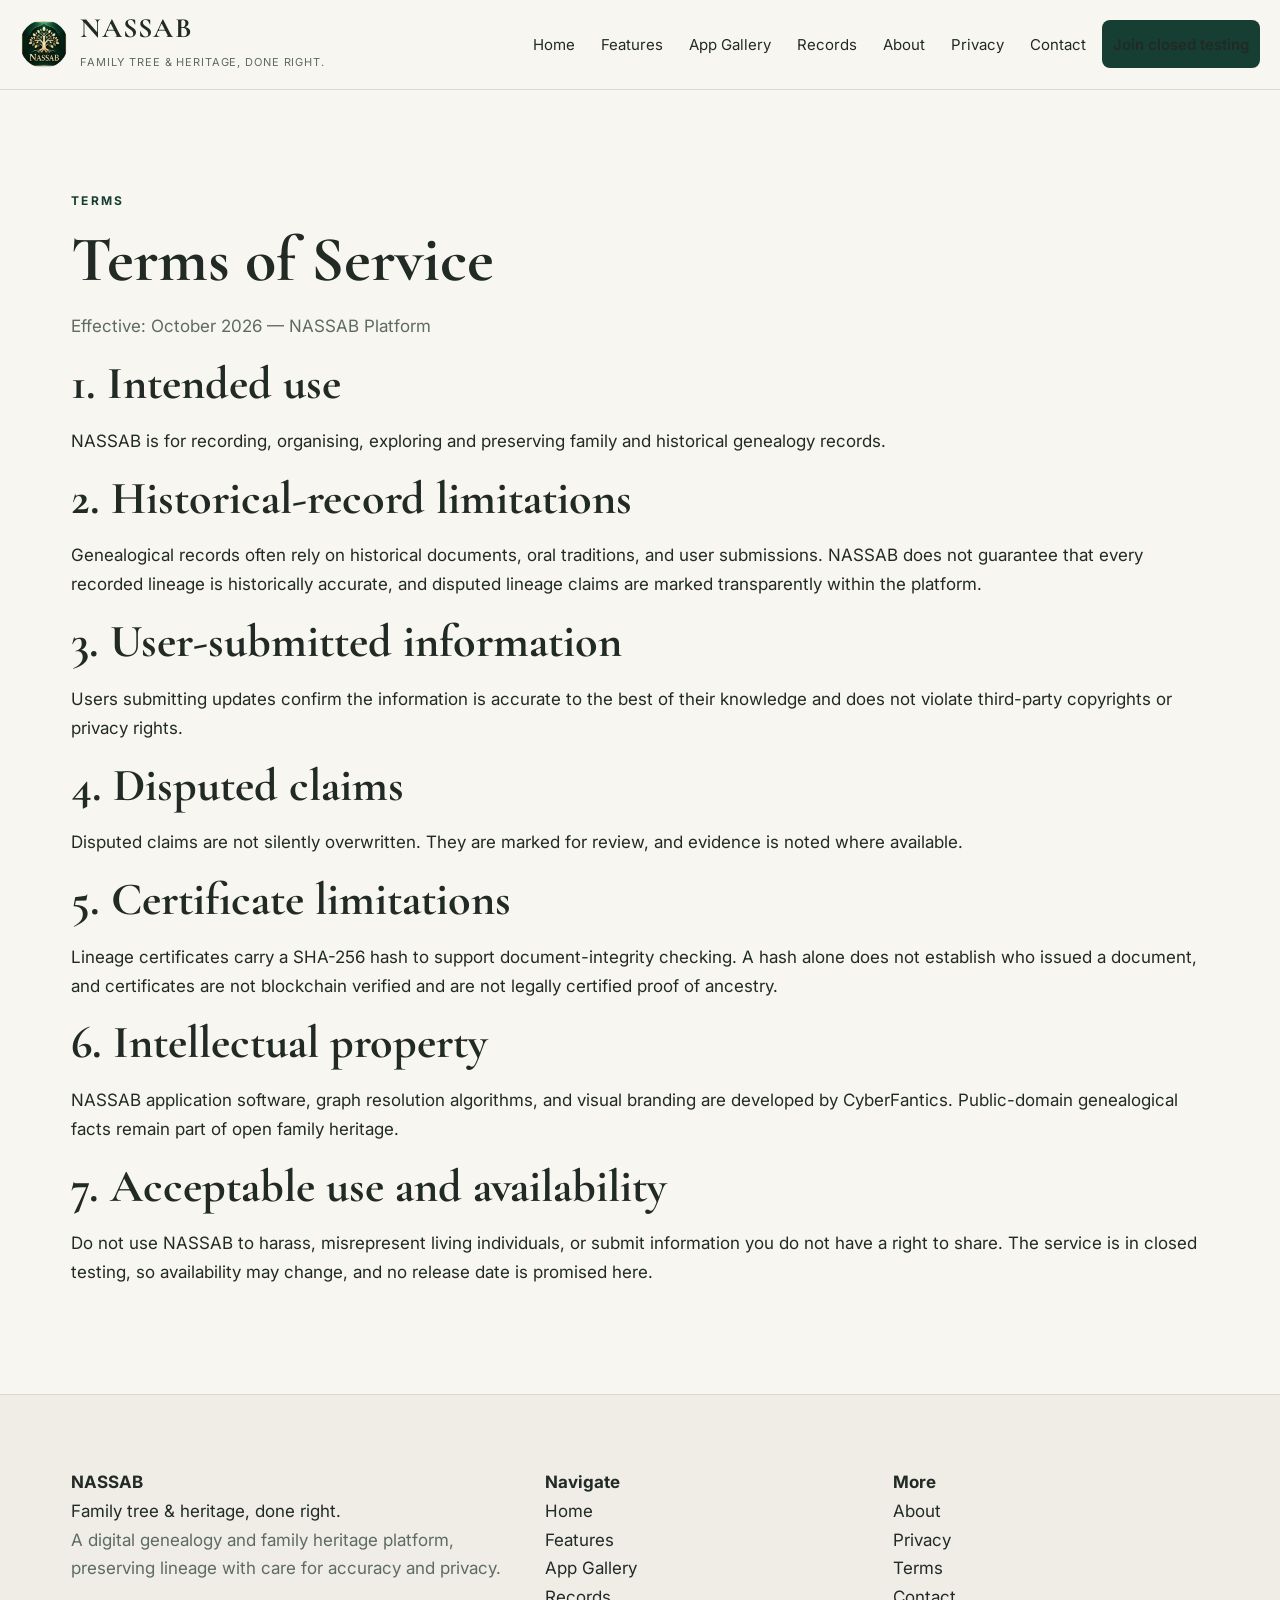
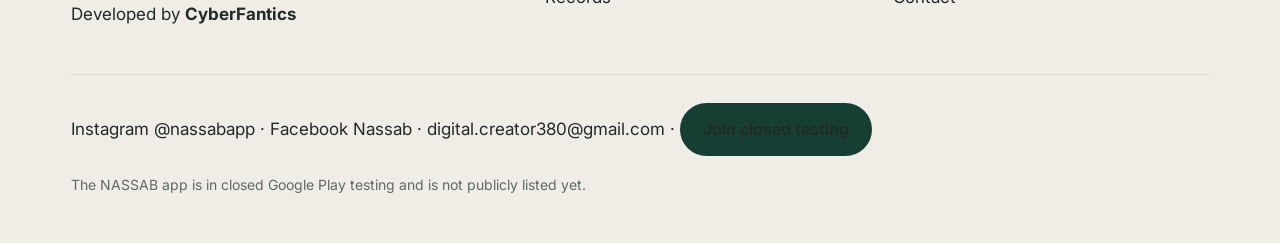
<file: terms.html>
<!DOCTYPE html>
<html lang="en"><head><meta charset="utf-8"><meta name="viewport" content="width=device-width,initial-scale=1">
<title>Terms of Service | NASSAB</title><meta name="description" content="NASSAB Terms of Service, October 2026: intended use, historical-record limitations, submissions, disputes, certificates and intellectual property.">
<meta property="og:title" content="Terms of Service | NASSAB"><meta property="og:description" content="NASSAB Terms of Service, October 2026: intended use, historical-record limitations, submissions, disputes, certificates and intellectual property."><meta property="og:type" content="website">
<link rel="canonical" href="https://nassab-nine.vercel.app/terms.html">
<link rel="icon" href="logo.png">
<link rel="preconnect" href="https://fonts.googleapis.com"><link rel="preconnect" href="https://fonts.gstatic.com" crossorigin>
<link href="https://fonts.googleapis.com/css2?family=Cormorant+Garamond:wght@600;700&family=Inter:wght@400;500;600;700&display=swap" rel="stylesheet">
<link rel="stylesheet" href="styles.css"></head>
<body><a class="skip" href="#main">Skip to main content</a>
<svg width="0" height="0" style="position:absolute" aria-hidden="true"><defs><clipPath id="nassab-octa" clipPathUnits="objectBoundingBox"><path d="M0.29,0 L0.71,0 Q0.76,0 0.79,0.03 L0.97,0.21 Q1,0.24 1,0.29 L1,0.71 Q1,0.76 0.97,0.79 L0.79,0.97 Q0.76,1 0.71,1 L0.29,1 Q0.24,1 0.21,0.97 L0.03,0.79 Q0,0.76 0,0.71 L0,0.29 Q0,0.24 0.03,0.21 L0.21,0.03 Q0.24,0 0.29,0 Z"/></clipPath></defs></svg>
<header class="site-header"><div class="wrap header-inner">
<a class="brand" href="index.html"><img src="logo.png" alt="NASSAB logo" width="48" height="48"><span><span class="brand-name">NASSAB</span><br><span class="brand-tag">Family tree &amp; heritage, done right.</span></span></a>
<nav class="main-nav" aria-label="Main navigation"><a href="index.html">Home</a><a href="features.html">Features</a><a href="gallery.html">App Gallery</a><a href="records.html">Records</a><a href="about.html">About</a><a href="privacy.html">Privacy</a><a href="contact.html">Contact</a><a class="btn btn-primary" href="https://play.google.com/apps/testing/com.cyberfantics.nassab" target="_blank" rel="noopener noreferrer">Join closed testing</a></nav>
<button class="menu-btn" id="menu-btn" aria-expanded="false" aria-controls="mobile-menu" onclick="toggleMobileMenu()">☰ Menu</button>
</div><nav class="wrap mobile-nav" id="mobile-menu" aria-label="Mobile navigation"><a href="index.html">Home</a><a href="features.html">Features</a><a href="gallery.html">App Gallery</a><a href="records.html">Records</a><a href="about.html">About</a><a href="privacy.html">Privacy</a><a href="contact.html">Contact</a><a href="https://play.google.com/apps/testing/com.cyberfantics.nassab" target="_blank" rel="noopener noreferrer">Join closed testing</a></nav></header>
<main id="main"><section class="section"><div class="wrap"><p class="eyebrow">Terms</p><h1>Terms of Service</h1><p class="muted">Effective: October 2026 — NASSAB Platform</p>
<h2>1. Intended use</h2><p>NASSAB is for recording, organising, exploring and preserving family and historical genealogy records.</p>
<h2>2. Historical-record limitations</h2><p>Genealogical records often rely on historical documents, oral traditions, and user submissions. NASSAB does not guarantee that every recorded lineage is historically accurate, and disputed lineage claims are marked transparently within the platform.</p>
<h2>3. User-submitted information</h2><p>Users submitting updates confirm the information is accurate to the best of their knowledge and does not violate third-party copyrights or privacy rights.</p>
<h2>4. Disputed claims</h2><p>Disputed claims are not silently overwritten. They are marked for review, and evidence is noted where available.</p>
<h2>5. Certificate limitations</h2><p>Lineage certificates carry a SHA-256 hash to support document-integrity checking. A hash alone does not establish who issued a document, and certificates are not blockchain verified and are not legally certified proof of ancestry.</p>
<h2>6. Intellectual property</h2><p>NASSAB application software, graph resolution algorithms, and visual branding are developed by CyberFantics. Public-domain genealogical facts remain part of open family heritage.</p>
<h2>7. Acceptable use and availability</h2><p>Do not use NASSAB to harass, misrepresent living individuals, or submit information you do not have a right to share. The service is in closed testing, so availability may change, and no release date is promised here.</p></div></section></main>
<footer class="site-footer"><div class="wrap"><div class="footer-grid">
<div><p><strong>NASSAB</strong><br>Family tree &amp; heritage, done right.<br><span class="muted">A digital genealogy and family heritage platform, preserving lineage with care for accuracy and privacy.</span></p><p>Developed by <strong>CyberFantics</strong></p></div>
<div><p><strong>Navigate</strong><br><a href="index.html">Home</a><br><a href="features.html">Features</a><br><a href="gallery.html">App Gallery</a><br><a href="records.html">Records</a></p></div>
<div><p><strong>More</strong><br><a href="about.html">About</a><br><a href="privacy.html">Privacy</a><br><a href="terms.html">Terms</a><br><a href="contact.html">Contact</a></p></div>
</div><div class="divider"></div>
<p><a href="https://www.instagram.com/nassabapp/" target="_blank" rel="noopener noreferrer">Instagram @nassabapp</a> · <a href="https://facebook.com/NassabApp" target="_blank" rel="noopener noreferrer">Facebook Nassab</a> · <a href="mailto:digital.creator380@gmail.com">digital.creator380@gmail.com</a> · <a class="btn btn-primary" href="https://play.google.com/apps/testing/com.cyberfantics.nassab" target="_blank" rel="noopener noreferrer">Join closed testing</a></p>
<p class="small muted">The NASSAB app is in closed Google Play testing and is not publicly listed yet.</p>
</div></footer>
<div class="toast" id="toast"><span id="toast-msg"></span></div>
<button id="back-to-top" onclick="backToTop()" aria-label="Back to top" title="Back to top">↑</button>
<script src="script.js"></script></body></html>
</file>
<file: styles.css>
/* NASSAB Premium — light heritage editorial design system
   Tokens from the brief. Ivory dominates, forest green for action,
   antique gold decorative only, never small low-contrast text. */
:root{
  --bg:#F8F6F0; --surface:#FFFFFF; --ink:#212A25; --muted:#5D6B62;
  --brand:#173E32; --brand-dark:#0F2B22; --gold:#AE9250; --gold-soft:#C9B586;
  --stone:#E8E4D9; --border:#DDD9CF; --focus:#173E32;
  --success:#1E6B4A; --warning:#8A6D1B; --error:#9B2C2C;
  --radius:14px; --max:1240px;
  --font-serif:"Cormorant Garamond","Fraunces",Georgia,serif;
  --font-sans:"Inter",system-ui,-apple-system,"Segoe UI",Roboto,Arial,sans-serif;
}
*{box-sizing:border-box}
html{scroll-behavior:smooth}
@media (prefers-reduced-motion:reduce){html{scroll-behavior:auto} *{animation:none!important;transition:none!important}}
body{margin:0;background:var(--bg);color:var(--ink);font-family:var(--font-sans);font-size:17px;line-height:1.7;-webkit-font-smoothing:antialiased}
a{color:var(--brand)} a:hover{color:var(--brand-dark)}
:focus-visible{outline:3px solid var(--brand);outline-offset:3px;border-radius:6px}
img{max-width:100%}
.wrap{max-width:var(--max);margin:0 auto;padding:0 clamp(20px,4vw,64px)}
.skip{position:absolute;left:-9999px} .skip:focus{left:12px;top:12px;background:#fff;padding:10px 14px;z-index:200}
/* Header */
.site-header{position:sticky;top:0;z-index:100;background:rgba(248,246,240,.96);backdrop-filter:blur(8px);border-bottom:1px solid var(--border)}
.header-inner{display:flex;align-items:center;justify-content:space-between;gap:20px;padding:14px 0}
.brand{display:flex;align-items:center;gap:12px;text-decoration:none;color:var(--ink)}
.brand img{width:48px;height:48px;object-fit:contain;border-radius:50%}
.brand-name{font-family:var(--font-serif);font-size:28px;font-weight:700;letter-spacing:.04em;line-height:1}
.brand-tag{font-size:11px;letter-spacing:.08em;text-transform:uppercase;color:var(--muted)}
.main-nav{display:flex;align-items:center;gap:6px;flex-wrap:wrap}
.main-nav a{color:var(--ink);text-decoration:none;padding:8px 10px;border-radius:8px;font-size:15px}
.main-nav a:hover{background:var(--stone)} .main-nav a[aria-current="page"]{box-shadow:inset 0 -2px 0 var(--gold);font-weight:600}
.btn{display:inline-flex;align-items:center;justify-content:center;gap:8px;border-radius:999px;padding:12px 22px;font-size:16px;font-weight:600;text-decoration:none;cursor:pointer;border:1px solid transparent;transition:background .15s,transform .15s;min-height:48px}
.btn-primary{background:var(--brand);color:#fff} .btn-primary:hover{background:var(--brand-dark);color:#fff}
.btn-secondary{background:var(--surface);color:var(--brand);border-color:var(--brand)} .btn-secondary:hover{background:var(--stone)}
.btn-text{background:transparent;color:var(--brand);padding:10px 6px}
.btn:disabled{opacity:.55;cursor:not-allowed}
.menu-btn{display:none;background:#fff;border:1px solid var(--border);border-radius:10px;padding:10px 14px;font-size:18px;cursor:pointer}
.mobile-nav{display:none;border-top:1px solid var(--border);padding:12px 0 18px}
.mobile-nav.open{display:block} .mobile-nav a{display:block;padding:11px 4px;color:var(--ink);text-decoration:none;border-bottom:1px solid var(--border)}
/* Sections */
.section{padding:clamp(56px,7vw,104px) 0}
.section+.section{border-top:1px solid var(--border)}
.eyebrow{font-size:12px;letter-spacing:.18em;text-transform:uppercase;color:var(--brand);font-weight:700}
.gold-rule{width:44px;height:2px;background:var(--gold);margin:14px 0 18px}
h1,h2,h3{font-family:var(--font-serif);line-height:1.12;color:var(--ink);margin:0 0 14px}
h1{font-size:clamp(2.4rem,5vw,4.2rem);font-weight:700}
h2{font-size:clamp(1.9rem,3.6vw,2.9rem)} h3{font-size:clamp(1.35rem,2.4vw,1.7rem)}
.lede{font-size:clamp(1.05rem,1.6vw,1.25rem);color:#3D4A42;max-width:68ch}
.muted{color:var(--muted)} .small{font-size:14px} .note{background:#fff;border:1px solid var(--border);border-left:4px solid var(--gold);padding:14px 18px;border-radius:10px}
.grid2{display:grid;grid-template-columns:1fr 1fr;gap:clamp(28px,4vw,64px);align-items:start}
.grid3{display:grid;grid-template-columns:repeat(3,1fr);gap:24px}
.panel{background:var(--surface);border:1px solid var(--border);border-radius:var(--radius);padding:28px}
.panel h3{margin-top:0}
.divider{height:1px;background:var(--border);margin:28px 0}
.icon{font-size:26px}
/* Hero */
.hero{display:grid;grid-template-columns:1.05fr .95fr;gap:clamp(28px,4vw,64px);align-items:center}
.hero-actions{display:flex;gap:12px;flex-wrap:wrap;margin:22px 0 14px}
.phones{position:relative;min-height:420px}
.phone{position:absolute;background:#fff;border:1px solid var(--border);border-radius:28px;padding:10px;box-shadow:0 18px 40px rgba(23,62,50,.14)}
.phone img{display:block;width:100%;height:100%;object-fit:cover;border-radius:20px;aspect-ratio:9/19}
.phone-main{left:0;top:0;width:62%;z-index:2;transform:rotate(-1.5deg)}
.phone-sub{right:0;top:56px;width:52%;transform:rotate(2deg)}
/* Showcase selector */
.showcase{display:grid;grid-template-columns:.9fr 1.1fr;gap:clamp(28px,4vw,64px);align-items:start}
.showcase-phone img{width:100%;max-width:360px;aspect-ratio:9/19;object-fit:cover;border-radius:24px;border:1px solid var(--border);box-shadow:0 18px 40px rgba(23,62,50,.12);display:block;margin:0 auto;transition:opacity .25s}
.showcase-nav{display:flex;flex-direction:column;gap:10px}
.showcase-nav button{text-align:left;background:#fff;border:1px solid var(--border);border-radius:12px;padding:16px 18px;cursor:pointer;font:inherit}
.showcase-nav button.active{border-color:var(--brand);box-shadow:inset 3px 0 0 var(--brand);background:#EFF3F0}
.chips{display:flex;gap:10px;flex-wrap:wrap}
/* Diagram */
.diagram{display:flex;flex-wrap:wrap;gap:14px;align-items:center;justify-content:center;padding:28px;background:#fff;border:1px solid var(--border);border-radius:var(--radius)}
.diagram button{border:1px solid var(--border);background:var(--bg);border-radius:999px;padding:12px 18px;cursor:pointer;font:inherit}
.diagram button.active{background:var(--brand);color:#fff;border-color:var(--brand)}
.diagram-detail{background:#fff;border:1px solid var(--border);border-radius:var(--radius);padding:22px;margin-top:16px}
/* Octagonal gallery */
.octa-wrap{position:relative;aspect-ratio:4/5;display:flex;align-items:center;justify-content:center;background:#fff;border:1px solid var(--border);border-radius:8px;overflow:hidden}
.octa{width:88%;height:92%;display:flex;align-items:center;justify-content:center;
  clip-path:polygon(29% 0%,71% 0%,100% 29%,100% 71%,71% 100%,29% 100%,0% 71%,0% 29%);
  clip-path:url(#nassab-octa);background:var(--stone)}
.octa img{width:100%;height:100%;object-fit:contain;background:#fff;transition:transform .25s}
.gallery-item:hover .octa img{transform:scale(1.03)}
.gallery-item{text-align:center}
.gallery-item h3{margin:14px 0 4px}
.gallery-grid{display:grid;grid-template-columns:repeat(3,1fr);gap:28px}
.gallery-unavailable{background:var(--stone);border:1px dashed var(--gold);border-radius:12px;padding:28px;text-align:center;color:var(--muted)}
/* Lightbox */
.lightbox{position:fixed;inset:0;z-index:300;background:rgba(248,246,240,.96);display:none;align-items:center;justify-content:center;padding:20px}
.lightbox.open{display:flex}
.lightbox img{max-width:min(92vw,480px);max-height:78vh;object-fit:contain;border-radius:18px;box-shadow:0 20px 50px rgba(0,0,0,.25);background:#fff}
.lightbox button{background:var(--brand);color:#fff;border:0;border-radius:999px;width:48px;height:48px;font-size:20px;cursor:pointer}
.lightbox .lb-close{position:absolute;top:18px;right:18px}
.lightbox figcaption{text-align:center;margin-top:12px}
/* Timeline */
.timeline{display:grid;grid-template-columns:repeat(3,1fr);gap:24px}
.step-num{font-family:var(--font-serif);font-size:44px;color:var(--gold);line-height:1}
/* Forms */
.field{margin-bottom:18px} .field label{display:block;font-weight:600;margin-bottom:6px}
.field input,.field select,.field textarea{width:100%;padding:13px 14px;border:1px solid var(--border);border-radius:10px;font:inherit;background:#fff;min-height:48px}
.field input:focus,.field select:focus,.field textarea:focus{outline:3px solid rgba(23,62,50,.25);border-color:var(--brand)}
.field .hint{font-size:13px;color:var(--muted)} .field .err{color:var(--error);font-size:14px;display:none}
.field.invalid .err{display:block} .field.invalid input,.field.invalid select,.field.invalid textarea{border-color:var(--error)}
/* Modal / toast */
.modal{position:fixed;inset:0;z-index:250;background:rgba(0,0,0,.45);display:none;align-items:center;justify-content:center;padding:20px}
.modal.open{display:flex} .modal-box{background:#fff;border-radius:16px;padding:28px;max-width:520px;width:100%}
.toast{position:fixed;left:50%;bottom:24px;transform:translateX(-50%);background:var(--brand);color:#fff;padding:13px 20px;border-radius:999px;display:none;z-index:260}
.toast.show{display:block}
/* Footer */
.site-footer{background:#EFEDE6;border-top:1px solid var(--border);padding:56px 0 32px}
.footer-grid{display:grid;grid-template-columns:1.4fr 1fr 1fr;gap:32px}
.site-footer a{color:var(--ink);text-decoration:none} .site-footer a:hover{text-decoration:underline}
@media (max-width:900px){
  .grid2,.grid3,.hero,.showcase,.gallery-grid,.timeline,.footer-grid{grid-template-columns:1fr}
  .main-nav{display:none} .menu-btn{display:block}
  .phones{min-height:520px} .phone-main{width:72%} .phone-sub{width:60%}
}
@media (max-width:430px){
  body{font-size:16px} .phones{min-height:460px}
  .hero-actions .btn{width:100%}
}

/* v2 interactive: hidden utility (was missing, About toggle relied on it) */
.hidden{display:none!important}
/* Clickable phone / gallery buttons: reset, keep focus ring */
.phone-btn,.octa-btn,.tour-phone-btn{background:none;border:0;padding:0;cursor:pointer;display:block;width:100%;text-align:inherit}
.phone-btn img,.octa-btn img{transition:transform .25s, box-shadow .25s}
.phone-btn:hover img,.octa-btn:hover img{transform:translateY(-3px) scale(1.02)}
.phone-btn:focus-visible,.octa-btn:focus-visible,.tour-phone-btn:focus-visible{outline:3px solid var(--brand);outline-offset:4px;border-radius:20px}
/* Tour */
.tour{display:grid;grid-template-columns:.9fr 1.1fr;gap:clamp(28px,4vw,64px);align-items:start}
.tour-phone img{width:100%;max-width:360px;aspect-ratio:9/19;object-fit:cover;border-radius:24px;border:1px solid var(--border);box-shadow:0 18px 40px rgba(23,62,50,.12);display:block;margin:0 auto;transition:opacity .2s}
.tour-nav{display:flex;flex-direction:column;gap:10px}
.tour-nav button{text-align:left;background:#fff;border:1px solid var(--border);border-radius:12px;padding:14px 18px;cursor:pointer;font:inherit;min-height:48px}
.tour-nav button.active{border-color:var(--brand);box-shadow:inset 3px 0 0 var(--brand);background:#EFF3F0}
.tour-dots{display:flex;gap:10px;margin:16px 0;flex-wrap:wrap}
.tour-dots button{width:44px;height:44px;border-radius:50%;border:1px solid var(--border);background:#fff;cursor:pointer;font:inherit}
.tour-dots button.active{background:var(--brand);color:#fff;border-color:var(--brand)}
.tour-progress{height:8px;background:var(--stone);border-radius:999px;overflow:hidden;margin:12px 0}
.tour-progress div{height:100%;background:var(--brand);width:16.6%;transition:width .25s}
/* Diagram SVG */
.diagram-svg{width:100%;max-width:680px;display:block;margin:0 auto}
.diagram-svg .dnode{cursor:pointer}
.diagram-svg .dnode rect{fill:#fff;stroke:var(--border);stroke-width:1.5}
.diagram-svg .dnode text{fill:var(--ink);font-family:var(--font-sans);font-size:15px;font-weight:600}
.diagram-svg .dnode.active rect{fill:var(--brand);stroke:var(--brand)}
.diagram-svg .dnode.active text{fill:#fff}
.diagram-svg .dline{stroke:var(--border);stroke-width:2;fill:none}
.diagram-svg .dline.active{stroke:var(--brand);stroke-width:3}
.diagram-svg .dnode.dim,.diagram-svg .dline.dim{opacity:.35}
/* Filter chips */
.filter-chips,.feature-filters{display:flex;gap:10px;flex-wrap:wrap;margin:16px 0}
.filter-chips button,.feature-filters button{background:#fff;border:1px solid var(--border);border-radius:999px;padding:11px 18px;cursor:pointer;font:inherit;min-height:44px}
.filter-chips button.active,.feature-filters button.active{background:var(--brand);color:#fff;border-color:var(--brand)}
/* Lightbox zoom */
.lightbox img.zoomed{max-width:96vw;max-height:92vh;cursor:zoom-out}
.lightbox img{cursor:zoom-in}
/* Scroll reveal (JS-added only) */
.reveal{opacity:0;transform:translateY(12px);transition:opacity .25s,transform .25s}
.reveal.visible{opacity:1;transform:none}
/* Back to top */
#back-to-top{position:fixed;right:20px;bottom:20px;z-index:200;background:var(--brand);color:#fff;border:0;border-radius:999px;width:52px;height:52px;font-size:22px;cursor:pointer;display:none;box-shadow:0 10px 24px rgba(23,62,50,.25)}
#back-to-top.show{display:block}
@media (max-width:900px){ .tour{grid-template-columns:1fr} }

/* === Living Heritage (vanilla, transforms/opacity only) === */
#scroll-progress{position:fixed;top:0;left:0;height:3px;width:100%;background:var(--brand);transform-origin:0 50%;transform:scaleX(0);z-index:400}
.site-header.scrolled .header-inner{padding:8px 0}
.site-header.scrolled{border-bottom-color:var(--gold)}
.main-nav a{position:relative}
.main-nav a[aria-current="page"]{box-shadow:none}
.main-nav a[aria-current="page"]::after{content:"";position:absolute;left:10px;right:10px;bottom:4px;height:2px;background:var(--gold);animation:ruleDraw .5s ease both}
@keyframes ruleDraw{from{transform:scaleX(0)}to{transform:scaleX(1)}}
.hero{position:relative}
.hero>div:first-child>*{animation:heroIn .7s ease both}
.hero>div:first-child>*:nth-child(2){animation-delay:.08s}
.hero>div:first-child>*:nth-child(3){animation-delay:.16s}
.hero>div:first-child>*:nth-child(4){animation-delay:.22s}
@keyframes heroIn{from{opacity:0;transform:translateY(10px)}to{opacity:1;transform:none}}
.hero-lineage{position:absolute;inset:0;width:100%;height:100%;pointer-events:none;z-index:0;transition:transform .3s ease-out}
.hero-lineage .ln-path{fill:none;stroke:var(--brand);stroke-width:1.4;opacity:.45;stroke-dasharray:700;stroke-dashoffset:700;animation:lineDraw 1.6s ease forwards}
.hero-lineage .ln-path:nth-of-type(2){animation-delay:.3s}
.hero-lineage .ln-path:nth-of-type(3){animation-delay:.55s}
.hero-lineage .ln-path:nth-of-type(4){animation-delay:.8s}
.hero-lineage .ln-node{fill:#fff;stroke:var(--gold);stroke-width:1.6;opacity:0;animation:nodeIn .5s ease forwards}
.hero-lineage .ln-node:nth-of-type(5){animation-delay:.5s}
.hero-lineage .ln-node:nth-of-type(6){animation-delay:.8s}
.hero-lineage .ln-node:nth-of-type(7){animation-delay:1.05s}
.hero-lineage .ln-node:nth-of-type(8){animation-delay:1.25s}
.hero-lineage .ln-origin{fill:var(--brand);stroke:var(--gold);stroke-width:2;opacity:0;animation:nodeIn .5s ease forwards}
@keyframes lineDraw{to{stroke-dashoffset:0}}
@keyframes nodeIn{to{opacity:1}}
.phones .phone{position:relative;z-index:2}
@media (max-width:900px){.hero-lineage{opacity:.35}}
/* Section numbers + thread dividers */
.section-num{display:block;font-family:var(--font-serif);font-size:15px;letter-spacing:.22em;color:var(--gold);font-weight:700;margin-bottom:6px}
.thread{display:flex;justify-content:center;padding:0}
.thread svg{width:2px;height:56px}
.thread line{stroke:var(--gold);stroke-width:2;stroke-dasharray:56;stroke-dashoffset:56}
.thread.in line{animation:lineDraw .8s ease forwards}
/* Theatre */
.theatre{display:grid;grid-template-columns:.9fr 1.1fr;gap:clamp(28px,4vw,64px);align-items:start}
.theatre-phone img{width:100%;max-width:360px;aspect-ratio:9/19;object-fit:cover;border-radius:24px;border:1px solid var(--border);box-shadow:0 18px 40px rgba(23,62,50,.12);display:block;margin:0 auto}
.theatre-motif{height:150px;background:#fff;border:1px solid var(--border);border-radius:12px;display:flex;align-items:center;justify-content:center;margin:16px 0;overflow:hidden}
.theatre-motif svg{width:100%;height:130px}
.theatre-motif .m-path{fill:none;stroke:var(--brand);stroke-width:1.6}
.theatre-motif .m-gold{stroke:var(--gold)}
.theatre-motif .m-node{fill:#fff;stroke:var(--brand);stroke-width:1.5}
.theatre-motif .m-doc{fill:none;stroke:var(--brand);stroke-width:1.6}
#tour-title.title-flip{animation:heroIn .35s ease both}
@media (max-width:900px){.theatre{grid-template-columns:1fr}}
/* Relationship explorer: path drawing on selection */
.diagram-svg .dline{stroke-dasharray:600;stroke-dashoffset:0}
.diagram-svg .dline.draw{animation:lineDraw .9s ease both}
.diagram-svg .dline.radaat{stroke:var(--gold)}
.diagram-svg .dnode:focus-visible{outline:3px solid var(--brand)}
/* Editorial feature compositions */
.feature-editorial{display:grid;grid-template-columns:1fr 1fr;gap:clamp(24px,4vw,56px);align-items:center;margin-bottom:clamp(36px,5vw,64px)}
.feature-editorial.flip .feature-visual{order:2}
.feature-visual{background:#fff;border:1px solid var(--border);border-radius:14px;padding:20px}
.feature-visual svg{width:100%;height:auto;display:block}
.fv-path{fill:none;stroke:var(--brand);stroke-width:1.8}
.fv-gold{stroke:var(--gold)}
.fv-dash{stroke-dasharray:7 6}
.fv-node{fill:#fff;stroke:var(--brand);stroke-width:1.6}
.fv-label{font-family:var(--font-sans);font-size:12px;fill:var(--muted)}
.pv-row{display:flex;justify-content:space-between;gap:12px;padding:10px 0;border-bottom:1px solid var(--border)}
.pv-row.masked .pv-label{letter-spacing:.08em;color:var(--muted)}
@media (max-width:900px){.feature-editorial{grid-template-columns:1fr}.feature-editorial.flip .feature-visual{order:0}}
/* Gallery: true octagon outline, stagger, mobile swipe */
.octa-wrap::before{content:"";position:absolute;width:92%;height:96%;clip-path:polygon(29% 0%,71% 0%,100% 29%,100% 71%,71% 100%,29% 100%,0% 71%,0% 29%);clip-path:url(#nassab-octa);background:var(--brand);opacity:.9}
.octa{position:relative;z-index:1}
.octa-wrap::after{content:"";position:absolute;width:92%;height:96%;clip-path:polygon(29% 0%,71% 0%,100% 29%,100% 71%,71% 100%,29% 100%,0% 71%,0% 29%);clip-path:url(#nassab-octa);border:0;pointer-events:none}
.gallery-item{opacity:1;transform:none;transition:opacity .45s ease,transform .45s ease}
.gallery-item.reveal-item{opacity:0;transform:translateY(14px)}
.gallery-item.reveal-item.in{opacity:1;transform:none}
.gallery-item:hover .octa-wrap{box-shadow:0 14px 30px rgba(23,62,50,.12)}
.gallery-item:hover h3{color:var(--brand)}
@media (max-width:640px){
  #gallery-grid.gallery-grid{display:flex;overflow-x:auto;scroll-snap-type:x mandatory;padding-bottom:8px}
  #gallery-grid .gallery-item{min-width:84vw;scroll-snap-align:center;flex:0 0 auto}
}
/* Lightbox: shared-element FLIP where reliable, scale-and-fade fallback.
   .lb-flip suppresses the entry animation while a clone flies; see script.js. */
.lightbox.open img{animation:lbIn .28s ease both}
.lightbox.lb-flip.open img{animation:none}
.lightbox img.lb-flip-hidden{visibility:hidden}
.lb-clone{position:fixed;z-index:400;object-fit:contain;border-radius:18px;box-shadow:0 20px 50px rgba(0,0,0,.25);background:#fff;pointer-events:none;margin:0}
@keyframes lbIn{from{opacity:0;transform:scale(.96)}to{opacity:1;transform:scale(1)}}
/* About timeline + heritage seal */
.about-timeline{position:relative;padding-left:34px;margin:28px 0}
.about-timeline::before{content:"";position:absolute;left:8px;top:0;bottom:0;width:2px;background:var(--stone)}
.about-timeline .tl-line{position:absolute;left:8px;top:0;width:2px;height:100%;background:var(--brand);transform-origin:top;transform:scaleY(0);transition:transform 1.2s ease}
.about-timeline.in .tl-line{transform:scaleY(1)}
.about-timeline .tl-item{position:relative;margin-bottom:22px;opacity:0;transform:translateY(8px);transition:opacity .4s ease,transform .4s ease}
.about-timeline.in .tl-item{opacity:1;transform:none}
.about-timeline .tl-item::before{content:"";position:absolute;left:-30px;top:8px;width:10px;height:10px;background:#fff;border:2px solid var(--gold);transform:rotate(45deg)}
.about-timeline .tl-date{font-family:var(--font-serif);font-size:20px;font-weight:700;color:var(--brand)}
.heritage-seal{position:relative;width:170px;height:170px;margin:18px auto;display:flex;align-items:center;justify-content:center}
.heritage-seal img{width:96px;height:96px;object-fit:contain;position:relative;z-index:1}
.heritage-seal svg{position:absolute;inset:0;width:100%;height:100%}
.heritage-seal .seal-ring{fill:none;stroke:var(--gold);stroke-width:1.4;stroke-dasharray:520;stroke-dashoffset:520}
.heritage-seal.in .seal-ring{animation:lineDraw 1.4s ease forwards}
.heritage-seal.in .seal-ring.r2{animation-delay:.4s;stroke:var(--brand)}
/* Records modal entrance, submission details */
.modal.open .modal-box{animation:lbIn .3s ease both}
#submissions-list details{margin-top:8px}
#submissions-list summary{cursor:pointer;font-weight:600;color:var(--brand)}
/* Buttons: restrained motion */
.btn:hover{transform:translateY(-1px)}
.btn-text{position:relative}
.btn-text::after{content:"";position:absolute;left:6px;right:6px;bottom:6px;height:1px;background:var(--gold);transform:scaleX(0);transform-origin:left;transition:transform .25s}
.btn-text:hover::after{transform:scaleX(1)}
@media (prefers-reduced-motion:reduce){
  .hero-lineage,.hero-lineage .ln-path,.hero-lineage .ln-node{animation:none!important;stroke-dashoffset:0;opacity:1}
  .about-timeline .tl-item{opacity:1;transform:none}
  .about-timeline .tl-line{transform:scaleY(1)}
  .gallery-item.reveal-item{opacity:1;transform:none}
}
/* Mahram highlight state */
#mahram-visual.hl .fv-path{stroke:var(--gold);stroke-width:2.6}
#mahram-visual.hl .fv-node{stroke:var(--gold);stroke-width:2.4}

/* Theatre sticky phone (safe version): sticky ONLY inside the theatre grid,
   desktop + fine pointer only. It ends at the section end, never pins beyond
   it, never disables scroll, never traps the user. Mobile/tablet and
   reduced-motion keep the plain stacked layout. Clickable theatre navigation
   is unchanged and always available. */
@media (min-width:1024px) and (pointer:fine){
  .theatre-phone{position:sticky;top:92px;align-self:start}
}
@media (prefers-reduced-motion:reduce){
  .theatre-phone{position:static}
}
</file>
